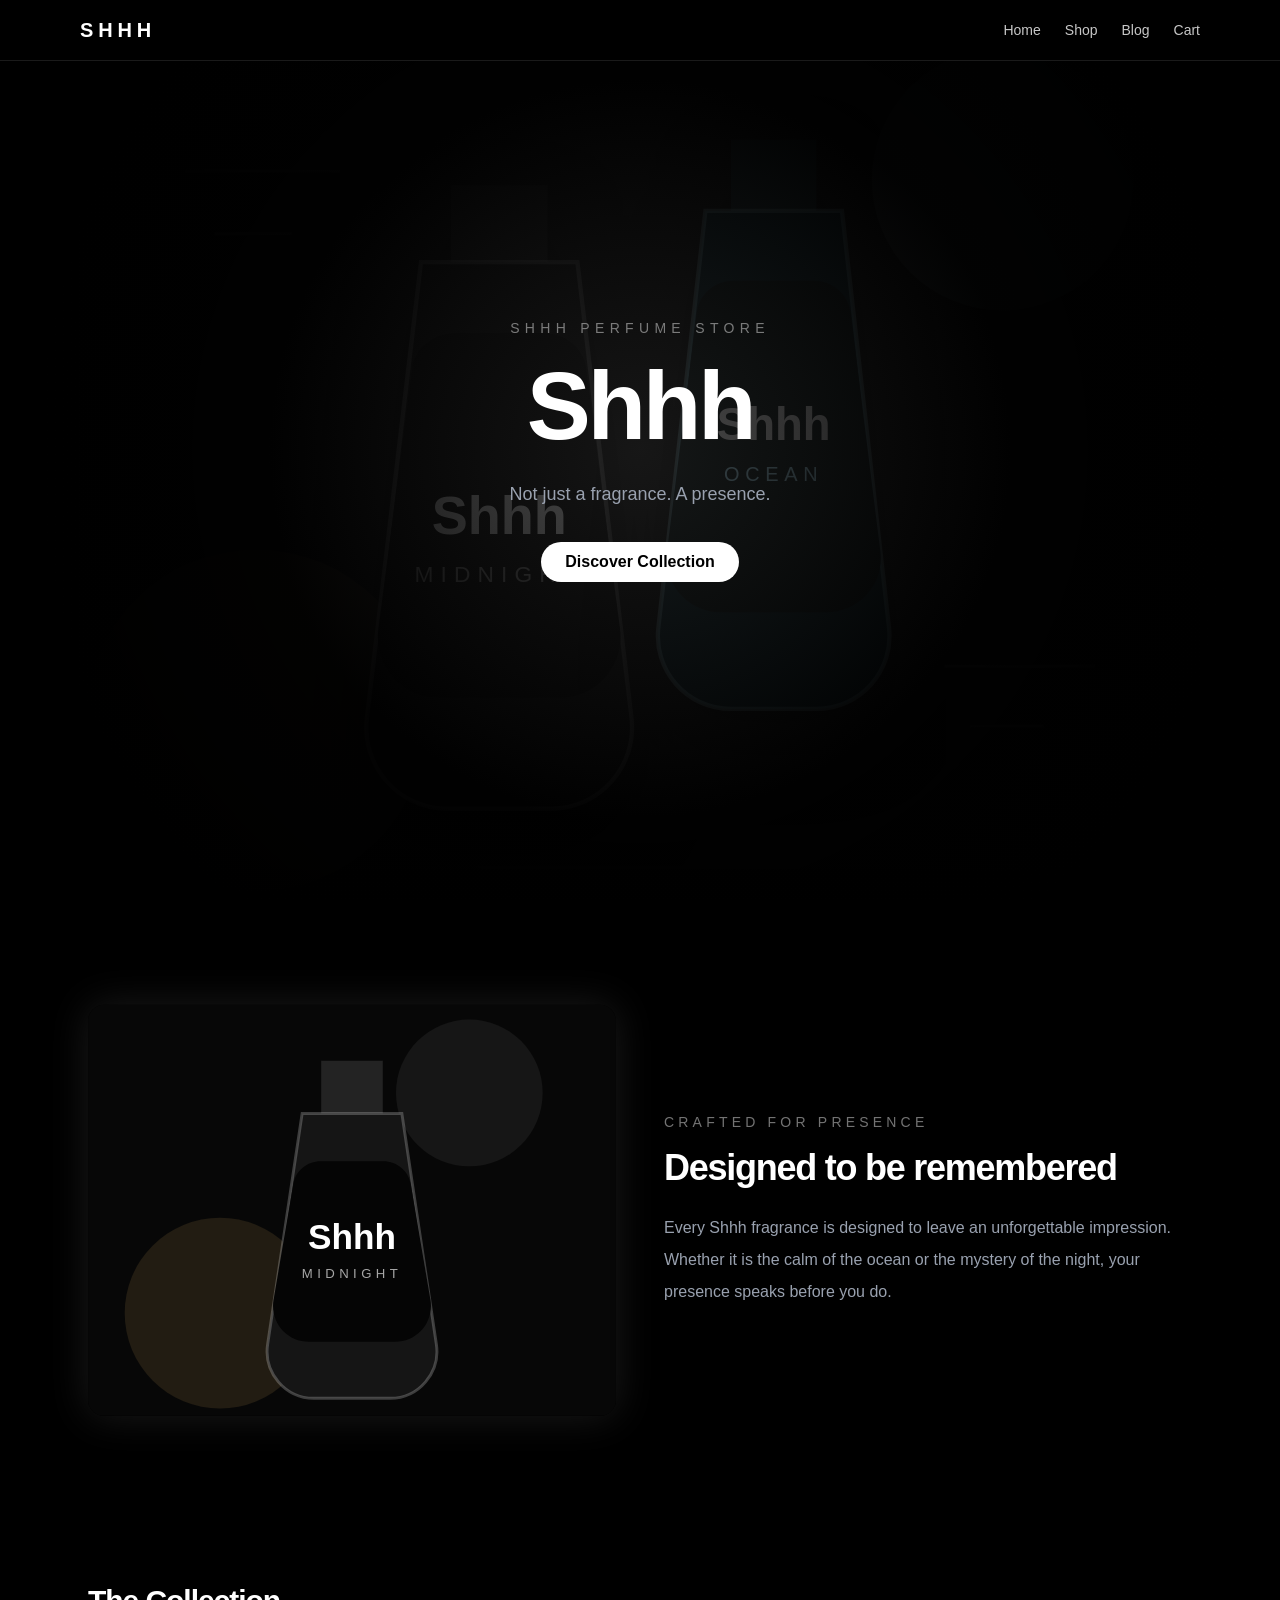
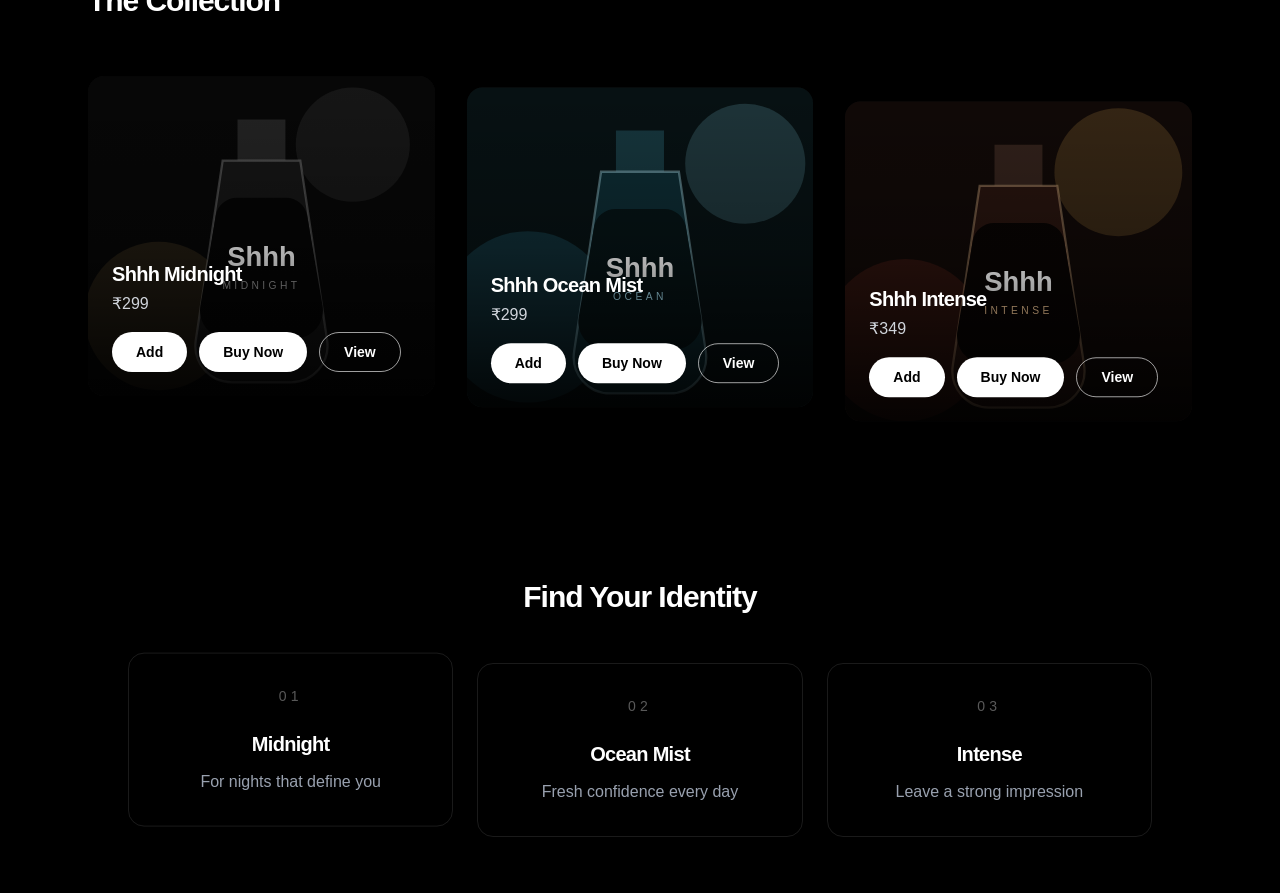
<file: index.html>
<!DOCTYPE html><!--6dighQOu814S5e0j4SQ6I--><html lang="en"><head><meta charSet="utf-8"/><meta name="viewport" content="width=device-width, initial-scale=1"/><link rel="preload" as="image" href="/images/hero.svg"/><link rel="preload" as="image" href="/images/midnight.svg"/><link rel="preload" as="image" href="/images/ocean.svg"/><link rel="preload" as="image" href="/images/intense.svg"/><link rel="stylesheet" href="/_next/static/css/0b8af8c13d97fa1b.css" data-precedence="next"/><link rel="preload" as="script" fetchPriority="low" href="/_next/static/chunks/webpack-1017649d66d1259f.js"/><script src="/_next/static/chunks/4bd1b696-c023c6e3521b1417.js" async=""></script><script src="/_next/static/chunks/255-64e783496c90356a.js" async=""></script><script src="/_next/static/chunks/main-app-46f81124d0ca1a93.js" async=""></script><script src="/_next/static/chunks/619-ba102abea3e3d0e4.js" async=""></script><script src="/_next/static/chunks/app/layout-1b11d9d84640a831.js" async=""></script><script src="/_next/static/chunks/391-425a47766f511715.js" async=""></script><script src="/_next/static/chunks/app/page-d2d564f28bd86494.js" async=""></script><title>Shhh Perfume Store</title><meta name="description" content="Premium fragrance store with static checkout links."/><script src="/_next/static/chunks/polyfills-42372ed130431b0a.js" noModule=""></script></head><body><div hidden=""><!--$--><!--/$--></div><nav class="fixed top-0 z-50 w-full border-b border-white/10 bg-black/40 backdrop-blur-md"><div class="mx-auto flex max-w-6xl items-center justify-between px-4 py-4"><a class="text-xl font-bold tracking-[0.24em]" href="/">SHHH</a><div class="flex items-center gap-6 text-sm text-white/78"><a class="relative hover:text-white" href="/">Home</a><a class="relative hover:text-white" href="/shop/">Shop</a><a class="relative hover:text-white" href="/blog/">Blog</a><a class="relative hover:text-white" href="/cart/">Cart</a></div></div></nav><main><section class="relative flex min-h-screen items-center justify-center overflow-hidden px-6 text-center"><img src="/images/hero.svg" alt="" class="absolute inset-0 h-full w-full object-cover opacity-24"/><div class="absolute inset-0 bg-[radial-gradient(circle_at_center,rgba(255,255,255,0.08)_0%,rgba(0,0,0,0.82)_48%,#000_78%)]"></div><div class="relative z-10" style="opacity:0;transform:translateY(40px)"><p class="mb-5 text-sm uppercase tracking-[0.38em] text-white/45">Shhh Perfume Store</p><h1 class="mb-6 text-6xl leading-none md:text-8xl">Shhh</h1><p class="mx-auto mb-8 max-w-xl text-lg leading-8 text-gray-400">Not just a fragrance. A presence.</p><a href="/shop" class="btn btn-primary">Discover Collection</a></div></section><section class="mx-auto grid max-w-6xl items-center gap-12 px-6 py-24 md:grid-cols-2"><img src="/images/midnight.svg" alt="Shhh Midnight perfume" class="glow rounded-2xl" style="opacity:0;transform:translateY(40px)"/><div style="opacity:0;transform:translateY(40px)"><p class="mb-4 text-sm uppercase tracking-[0.3em] text-white/45">Crafted for Presence</p><h2 class="mb-6 text-4xl">Designed to be remembered</h2><p class="leading-8 text-gray-400">Every Shhh fragrance is designed to leave an unforgettable impression. Whether it is the calm of the ocean or the mystery of the night, your presence speaks before you do.</p></div></section><section class="mx-auto max-w-6xl px-6 py-20"><h2 class="mb-12 text-3xl">The Collection</h2><div class="grid gap-8 md:grid-cols-3"><div style="opacity:0;transform:translateY(40px)"><article class="group relative min-h-80 overflow-hidden rounded-2xl bg-neutral-950"><a class="block" href="/product/shhh-midnight/"><img src="/images/midnight.svg" alt="Shhh Midnight" class="h-80 w-full object-cover transition-transform duration-500 group-hover:scale-110"/></a><div class="absolute inset-0 bg-linear-to-t from-black via-black/30 to-transparent opacity-85"></div><div class="absolute inset-x-0 bottom-0 p-6"><h2 class="text-xl">Shhh Midnight</h2><p class="mt-1 text-gray-300">₹<!-- -->299</p><div class="mt-4 flex flex-wrap gap-3"><button class="btn btn-primary px-5 py-2.5 text-sm">Add</button><button class="btn btn-primary px-5 py-2.5 text-sm">Buy Now</button><a class="btn btn-outline px-5 py-2.5 text-sm" href="/product/shhh-midnight/">View</a></div></div></article></div><div style="opacity:0;transform:translateY(40px)"><article class="group relative min-h-80 overflow-hidden rounded-2xl bg-neutral-950"><a class="block" href="/product/shhh-ocean-mist/"><img src="/images/ocean.svg" alt="Shhh Ocean Mist" class="h-80 w-full object-cover transition-transform duration-500 group-hover:scale-110"/></a><div class="absolute inset-0 bg-linear-to-t from-black via-black/30 to-transparent opacity-85"></div><div class="absolute inset-x-0 bottom-0 p-6"><h2 class="text-xl">Shhh Ocean Mist</h2><p class="mt-1 text-gray-300">₹<!-- -->299</p><div class="mt-4 flex flex-wrap gap-3"><button class="btn btn-primary px-5 py-2.5 text-sm">Add</button><button class="btn btn-primary px-5 py-2.5 text-sm">Buy Now</button><a class="btn btn-outline px-5 py-2.5 text-sm" href="/product/shhh-ocean-mist/">View</a></div></div></article></div><div style="opacity:0;transform:translateY(40px)"><article class="group relative min-h-80 overflow-hidden rounded-2xl bg-neutral-950"><a class="block" href="/product/shhh-intense/"><img src="/images/intense.svg" alt="Shhh Intense" class="h-80 w-full object-cover transition-transform duration-500 group-hover:scale-110"/></a><div class="absolute inset-0 bg-linear-to-t from-black via-black/30 to-transparent opacity-85"></div><div class="absolute inset-x-0 bottom-0 p-6"><h2 class="text-xl">Shhh Intense</h2><p class="mt-1 text-gray-300">₹<!-- -->349</p><div class="mt-4 flex flex-wrap gap-3"><button class="btn btn-primary px-5 py-2.5 text-sm">Add</button><button class="btn btn-primary px-5 py-2.5 text-sm">Buy Now</button><a class="btn btn-outline px-5 py-2.5 text-sm" href="/product/shhh-intense/">View</a></div></div></article></div></div></section><section class="px-6 py-24 text-center"><h2 class="mb-6 text-3xl" style="opacity:0;transform:translateY(40px)">Find Your Identity</h2><div class="mx-auto grid max-w-5xl gap-6 md:grid-cols-3"><div class="rounded-2xl border border-white/10 p-8" style="opacity:0;transform:translateY(40px)"><p class="mb-6 text-sm tracking-[0.3em] text-white/35">01</p><h3 class="mb-3 text-xl">Midnight</h3><p class="text-gray-400">For nights that define you</p></div><div class="rounded-2xl border border-white/10 p-8" style="opacity:0;transform:translateY(40px)"><p class="mb-6 text-sm tracking-[0.3em] text-white/35">02</p><h3 class="mb-3 text-xl">Ocean Mist</h3><p class="text-gray-400">Fresh confidence every day</p></div><div class="rounded-2xl border border-white/10 p-8" style="opacity:0;transform:translateY(40px)"><p class="mb-6 text-sm tracking-[0.3em] text-white/35">03</p><h3 class="mb-3 text-xl">Intense</h3><p class="text-gray-400">Leave a strong impression</p></div></div></section></main><!--$--><!--/$--><script src="/_next/static/chunks/webpack-1017649d66d1259f.js" id="_R_" async=""></script><script>(self.__next_f=self.__next_f||[]).push([0])</script><script>self.__next_f.push([1,"1:\"$Sreact.fragment\"\n2:I[3464,[\"619\",\"static/chunks/619-ba102abea3e3d0e4.js\",\"177\",\"static/chunks/app/layout-1b11d9d84640a831.js\"],\"default\"]\n3:I[9766,[],\"\"]\n4:I[8924,[],\"\"]\n5:I[1602,[\"619\",\"static/chunks/619-ba102abea3e3d0e4.js\",\"391\",\"static/chunks/391-425a47766f511715.js\",\"974\",\"static/chunks/app/page-d2d564f28bd86494.js\"],\"default\"]\n6:I[3229,[\"619\",\"static/chunks/619-ba102abea3e3d0e4.js\",\"391\",\"static/chunks/391-425a47766f511715.js\",\"974\",\"static/chunks/app/page-d2d564f28bd86494.js\"],\"default\"]\n7:I[8671,[\"619\",\"static/chunks/619-ba102abea3e3d0e4.js\",\"391\",\"static/chunks/391-425a47766f511715.js\",\"974\",\"static/chunks/app/page-d2d564f28bd86494.js\"],\"default\"]\n8:I[7176,[\"619\",\"static/chunks/619-ba102abea3e3d0e4.js\",\"391\",\"static/chunks/391-425a47766f511715.js\",\"974\",\"static/chunks/app/page-d2d564f28bd86494.js\"],\"default\"]\n9:I[4431,[],\"OutletBoundary\"]\nb:I[5278,[],\"AsyncMetadataOutlet\"]\nd:I[4431,[],\"ViewportBoundary\"]\nf:I[4431,[],\"MetadataBoundary\"]\n10:\"$Sreact.suspense\"\n12:I[7150,[],\"\"]\n:HL[\"/_next/static/css/0b8af8c13d97fa1b.css\",\"style\"]\n"])</script><script>self.__next_f.push([1,"0:{\"P\":null,\"b\":\"6dighQOu814S5e0j4SQ6I\",\"p\":\"\",\"c\":[\"\",\"\"],\"i\":false,\"f\":[[[\"\",{\"children\":[\"__PAGE__\",{}]},\"$undefined\",\"$undefined\",true],[\"\",[\"$\",\"$1\",\"c\",{\"children\":[[[\"$\",\"link\",\"0\",{\"rel\":\"stylesheet\",\"href\":\"/_next/static/css/0b8af8c13d97fa1b.css\",\"precedence\":\"next\",\"crossOrigin\":\"$undefined\",\"nonce\":\"$undefined\"}]],[\"$\",\"html\",null,{\"lang\":\"en\",\"children\":[\"$\",\"body\",null,{\"children\":[[\"$\",\"$L2\",null,{}],[\"$\",\"$L3\",null,{\"parallelRouterKey\":\"children\",\"error\":\"$undefined\",\"errorStyles\":\"$undefined\",\"errorScripts\":\"$undefined\",\"template\":[\"$\",\"$L4\",null,{}],\"templateStyles\":\"$undefined\",\"templateScripts\":\"$undefined\",\"notFound\":[[[\"$\",\"title\",null,{\"children\":\"404: This page could not be found.\"}],[\"$\",\"div\",null,{\"style\":{\"fontFamily\":\"system-ui,\\\"Segoe UI\\\",Roboto,Helvetica,Arial,sans-serif,\\\"Apple Color Emoji\\\",\\\"Segoe UI Emoji\\\"\",\"height\":\"100vh\",\"textAlign\":\"center\",\"display\":\"flex\",\"flexDirection\":\"column\",\"alignItems\":\"center\",\"justifyContent\":\"center\"},\"children\":[\"$\",\"div\",null,{\"children\":[[\"$\",\"style\",null,{\"dangerouslySetInnerHTML\":{\"__html\":\"body{color:#000;background:#fff;margin:0}.next-error-h1{border-right:1px solid rgba(0,0,0,.3)}@media (prefers-color-scheme:dark){body{color:#fff;background:#000}.next-error-h1{border-right:1px solid rgba(255,255,255,.3)}}\"}}],[\"$\",\"h1\",null,{\"className\":\"next-error-h1\",\"style\":{\"display\":\"inline-block\",\"margin\":\"0 20px 0 0\",\"padding\":\"0 23px 0 0\",\"fontSize\":24,\"fontWeight\":500,\"verticalAlign\":\"top\",\"lineHeight\":\"49px\"},\"children\":404}],[\"$\",\"div\",null,{\"style\":{\"display\":\"inline-block\"},\"children\":[\"$\",\"h2\",null,{\"style\":{\"fontSize\":14,\"fontWeight\":400,\"lineHeight\":\"49px\",\"margin\":0},\"children\":\"This page could not be found.\"}]}]]}]}]],[]],\"forbidden\":\"$undefined\",\"unauthorized\":\"$undefined\"}]]}]}]]}],{\"children\":[\"__PAGE__\",[\"$\",\"$1\",\"c\",{\"children\":[[\"$\",\"main\",null,{\"children\":[[\"$\",\"$L5\",null,{}],[\"$\",\"$L6\",null,{}],[\"$\",\"$L7\",null,{}],[\"$\",\"$L8\",null,{}]]}],null,[\"$\",\"$L9\",null,{\"children\":[\"$La\",[\"$\",\"$Lb\",null,{\"promise\":\"$@c\"}]]}]]}],{},null,false]},null,false],[\"$\",\"$1\",\"h\",{\"children\":[null,[[\"$\",\"$Ld\",null,{\"children\":\"$Le\"}],null],[\"$\",\"$Lf\",null,{\"children\":[\"$\",\"div\",null,{\"hidden\":true,\"children\":[\"$\",\"$10\",null,{\"fallback\":null,\"children\":\"$L11\"}]}]}]]}],false]],\"m\":\"$undefined\",\"G\":[\"$12\",[]],\"s\":false,\"S\":true}\n"])</script><script>self.__next_f.push([1,"e:[[\"$\",\"meta\",\"0\",{\"charSet\":\"utf-8\"}],[\"$\",\"meta\",\"1\",{\"name\":\"viewport\",\"content\":\"width=device-width, initial-scale=1\"}]]\na:null\n"])</script><script>self.__next_f.push([1,"c:{\"metadata\":[[\"$\",\"title\",\"0\",{\"children\":\"Shhh Perfume Store\"}],[\"$\",\"meta\",\"1\",{\"name\":\"description\",\"content\":\"Premium fragrance store with static checkout links.\"}]],\"error\":null,\"digest\":\"$undefined\"}\n"])</script><script>self.__next_f.push([1,"11:\"$c:metadata\"\n"])</script></body></html>
</file>
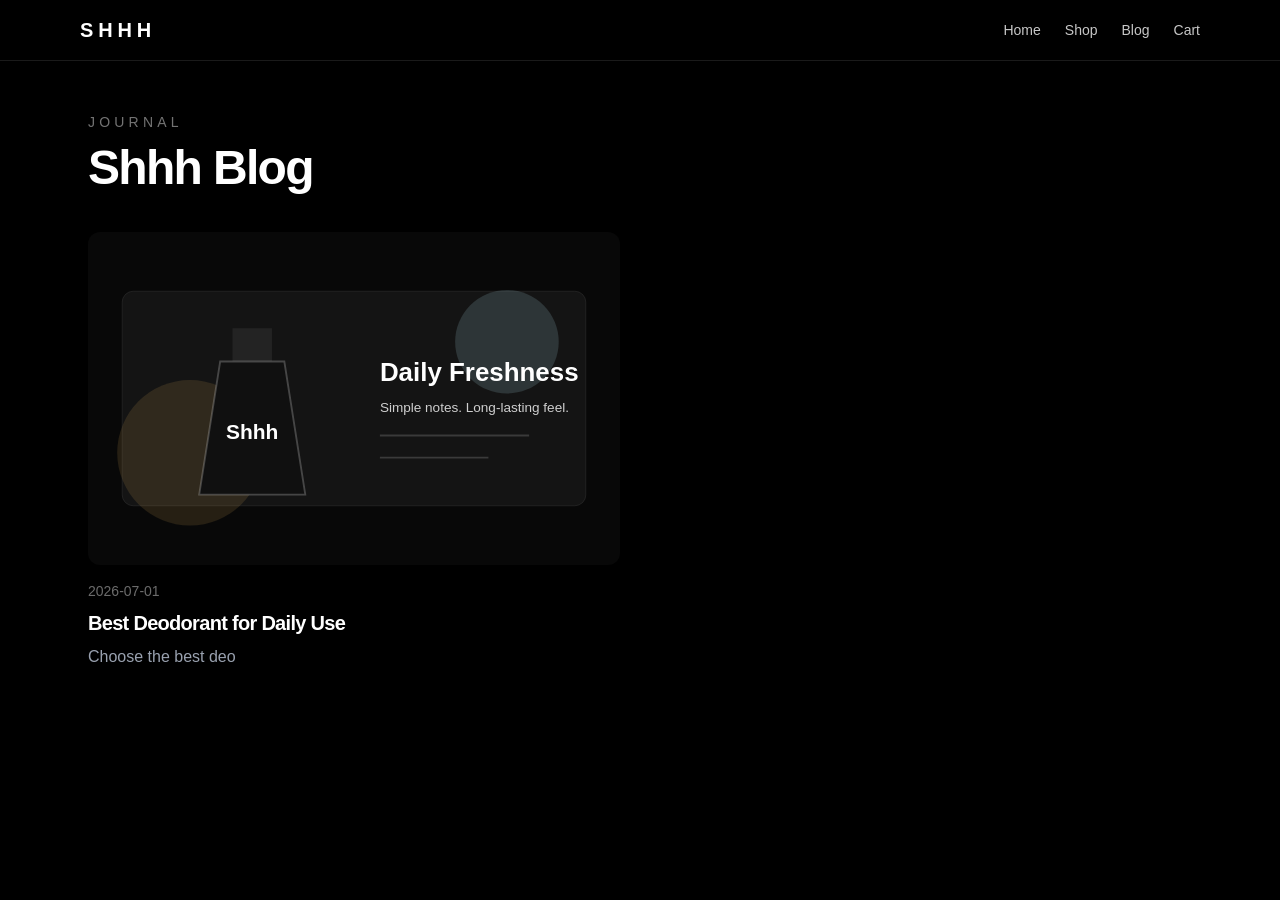
<file: blog/index.html>
<!DOCTYPE html><!--6dighQOu814S5e0j4SQ6I--><html lang="en"><head><meta charSet="utf-8"/><meta name="viewport" content="width=device-width, initial-scale=1"/><link rel="preload" as="image" href="/images/blog.svg"/><link rel="stylesheet" href="/_next/static/css/0b8af8c13d97fa1b.css" data-precedence="next"/><link rel="preload" as="script" fetchPriority="low" href="/_next/static/chunks/webpack-1017649d66d1259f.js"/><script src="/_next/static/chunks/4bd1b696-c023c6e3521b1417.js" async=""></script><script src="/_next/static/chunks/255-64e783496c90356a.js" async=""></script><script src="/_next/static/chunks/main-app-46f81124d0ca1a93.js" async=""></script><script src="/_next/static/chunks/619-ba102abea3e3d0e4.js" async=""></script><script src="/_next/static/chunks/app/layout-1b11d9d84640a831.js" async=""></script><script src="/_next/static/chunks/app/blog/page-8b8307ff592a0122.js" async=""></script><title>Shhh Perfume Store</title><meta name="description" content="Premium fragrance store with static checkout links."/><script src="/_next/static/chunks/polyfills-42372ed130431b0a.js" noModule=""></script></head><body><div hidden=""><!--$--><!--/$--></div><nav class="fixed top-0 z-50 w-full border-b border-white/10 bg-black/40 backdrop-blur-md"><div class="mx-auto flex max-w-6xl items-center justify-between px-4 py-4"><a class="text-xl font-bold tracking-[0.24em]" href="/">SHHH</a><div class="flex items-center gap-6 text-sm text-white/78"><a class="relative hover:text-white" href="/">Home</a><a class="relative hover:text-white" href="/shop/">Shop</a><a class="relative hover:text-white" href="/blog/">Blog</a><a class="relative hover:text-white" href="/cart/">Cart</a></div></div></nav><main class="mx-auto max-w-6xl px-6 pb-16 pt-28"><div class="mb-10"><p class="text-sm uppercase tracking-[0.3em] text-white/45">Journal</p><h1 class="mt-3 text-5xl">Shhh Blog</h1></div><div class="grid gap-10 md:grid-cols-2"><a class="group block" href="/blog/best-deo/"><img src="/images/blog.svg" alt="Best Deodorant for Daily Use" class="mb-4 aspect-16/10 w-full rounded-xl object-cover transition duration-300 group-hover:opacity-80"/><p class="mb-2 text-sm text-white/42">2026-07-01</p><h2 class="mb-2 text-xl">Best Deodorant for Daily Use</h2><p class="text-gray-400">Choose the best deo</p></a></div></main><!--$--><!--/$--><script src="/_next/static/chunks/webpack-1017649d66d1259f.js" id="_R_" async=""></script><script>(self.__next_f=self.__next_f||[]).push([0])</script><script>self.__next_f.push([1,"1:\"$Sreact.fragment\"\n2:I[3464,[\"619\",\"static/chunks/619-ba102abea3e3d0e4.js\",\"177\",\"static/chunks/app/layout-1b11d9d84640a831.js\"],\"default\"]\n3:I[9766,[],\"\"]\n4:I[8924,[],\"\"]\n5:I[2619,[\"619\",\"static/chunks/619-ba102abea3e3d0e4.js\",\"831\",\"static/chunks/app/blog/page-8b8307ff592a0122.js\"],\"\"]\n6:I[4431,[],\"OutletBoundary\"]\n8:I[5278,[],\"AsyncMetadataOutlet\"]\na:I[4431,[],\"ViewportBoundary\"]\nc:I[4431,[],\"MetadataBoundary\"]\nd:\"$Sreact.suspense\"\nf:I[7150,[],\"\"]\n:HL[\"/_next/static/css/0b8af8c13d97fa1b.css\",\"style\"]\n"])</script><script>self.__next_f.push([1,"0:{\"P\":null,\"b\":\"6dighQOu814S5e0j4SQ6I\",\"p\":\"\",\"c\":[\"\",\"blog\",\"\"],\"i\":false,\"f\":[[[\"\",{\"children\":[\"blog\",{\"children\":[\"__PAGE__\",{}]}]},\"$undefined\",\"$undefined\",true],[\"\",[\"$\",\"$1\",\"c\",{\"children\":[[[\"$\",\"link\",\"0\",{\"rel\":\"stylesheet\",\"href\":\"/_next/static/css/0b8af8c13d97fa1b.css\",\"precedence\":\"next\",\"crossOrigin\":\"$undefined\",\"nonce\":\"$undefined\"}]],[\"$\",\"html\",null,{\"lang\":\"en\",\"children\":[\"$\",\"body\",null,{\"children\":[[\"$\",\"$L2\",null,{}],[\"$\",\"$L3\",null,{\"parallelRouterKey\":\"children\",\"error\":\"$undefined\",\"errorStyles\":\"$undefined\",\"errorScripts\":\"$undefined\",\"template\":[\"$\",\"$L4\",null,{}],\"templateStyles\":\"$undefined\",\"templateScripts\":\"$undefined\",\"notFound\":[[[\"$\",\"title\",null,{\"children\":\"404: This page could not be found.\"}],[\"$\",\"div\",null,{\"style\":{\"fontFamily\":\"system-ui,\\\"Segoe UI\\\",Roboto,Helvetica,Arial,sans-serif,\\\"Apple Color Emoji\\\",\\\"Segoe UI Emoji\\\"\",\"height\":\"100vh\",\"textAlign\":\"center\",\"display\":\"flex\",\"flexDirection\":\"column\",\"alignItems\":\"center\",\"justifyContent\":\"center\"},\"children\":[\"$\",\"div\",null,{\"children\":[[\"$\",\"style\",null,{\"dangerouslySetInnerHTML\":{\"__html\":\"body{color:#000;background:#fff;margin:0}.next-error-h1{border-right:1px solid rgba(0,0,0,.3)}@media (prefers-color-scheme:dark){body{color:#fff;background:#000}.next-error-h1{border-right:1px solid rgba(255,255,255,.3)}}\"}}],[\"$\",\"h1\",null,{\"className\":\"next-error-h1\",\"style\":{\"display\":\"inline-block\",\"margin\":\"0 20px 0 0\",\"padding\":\"0 23px 0 0\",\"fontSize\":24,\"fontWeight\":500,\"verticalAlign\":\"top\",\"lineHeight\":\"49px\"},\"children\":404}],[\"$\",\"div\",null,{\"style\":{\"display\":\"inline-block\"},\"children\":[\"$\",\"h2\",null,{\"style\":{\"fontSize\":14,\"fontWeight\":400,\"lineHeight\":\"49px\",\"margin\":0},\"children\":\"This page could not be found.\"}]}]]}]}]],[]],\"forbidden\":\"$undefined\",\"unauthorized\":\"$undefined\"}]]}]}]]}],{\"children\":[\"blog\",[\"$\",\"$1\",\"c\",{\"children\":[null,[\"$\",\"$L3\",null,{\"parallelRouterKey\":\"children\",\"error\":\"$undefined\",\"errorStyles\":\"$undefined\",\"errorScripts\":\"$undefined\",\"template\":[\"$\",\"$L4\",null,{}],\"templateStyles\":\"$undefined\",\"templateScripts\":\"$undefined\",\"notFound\":\"$undefined\",\"forbidden\":\"$undefined\",\"unauthorized\":\"$undefined\"}]]}],{\"children\":[\"__PAGE__\",[\"$\",\"$1\",\"c\",{\"children\":[[\"$\",\"main\",null,{\"className\":\"mx-auto max-w-6xl px-6 pb-16 pt-28\",\"children\":[[\"$\",\"div\",null,{\"className\":\"mb-10\",\"children\":[[\"$\",\"p\",null,{\"className\":\"text-sm uppercase tracking-[0.3em] text-white/45\",\"children\":\"Journal\"}],[\"$\",\"h1\",null,{\"className\":\"mt-3 text-5xl\",\"children\":\"Shhh Blog\"}]]}],[\"$\",\"div\",null,{\"className\":\"grid gap-10 md:grid-cols-2\",\"children\":[[\"$\",\"$L5\",\"best-deo\",{\"href\":\"/blog/best-deo\",\"className\":\"group block\",\"children\":[[\"$\",\"img\",null,{\"src\":\"/images/blog.svg\",\"alt\":\"Best Deodorant for Daily Use\",\"className\":\"mb-4 aspect-16/10 w-full rounded-xl object-cover transition duration-300 group-hover:opacity-80\"}],[\"$\",\"p\",null,{\"className\":\"mb-2 text-sm text-white/42\",\"children\":\"2026-07-01\"}],[\"$\",\"h2\",null,{\"className\":\"mb-2 text-xl\",\"children\":\"Best Deodorant for Daily Use\"}],[\"$\",\"p\",null,{\"className\":\"text-gray-400\",\"children\":\"Choose the best deo\"}]]}]]}]]}],null,[\"$\",\"$L6\",null,{\"children\":[\"$L7\",[\"$\",\"$L8\",null,{\"promise\":\"$@9\"}]]}]]}],{},null,false]},null,false]},null,false],[\"$\",\"$1\",\"h\",{\"children\":[null,[[\"$\",\"$La\",null,{\"children\":\"$Lb\"}],null],[\"$\",\"$Lc\",null,{\"children\":[\"$\",\"div\",null,{\"hidden\":true,\"children\":[\"$\",\"$d\",null,{\"fallback\":null,\"children\":\"$Le\"}]}]}]]}],false]],\"m\":\"$undefined\",\"G\":[\"$f\",[]],\"s\":false,\"S\":true}\n"])</script><script>self.__next_f.push([1,"b:[[\"$\",\"meta\",\"0\",{\"charSet\":\"utf-8\"}],[\"$\",\"meta\",\"1\",{\"name\":\"viewport\",\"content\":\"width=device-width, initial-scale=1\"}]]\n7:null\n"])</script><script>self.__next_f.push([1,"9:{\"metadata\":[[\"$\",\"title\",\"0\",{\"children\":\"Shhh Perfume Store\"}],[\"$\",\"meta\",\"1\",{\"name\":\"description\",\"content\":\"Premium fragrance store with static checkout links.\"}]],\"error\":null,\"digest\":\"$undefined\"}\n"])</script><script>self.__next_f.push([1,"e:\"$9:metadata\"\n"])</script></body></html>
</file>
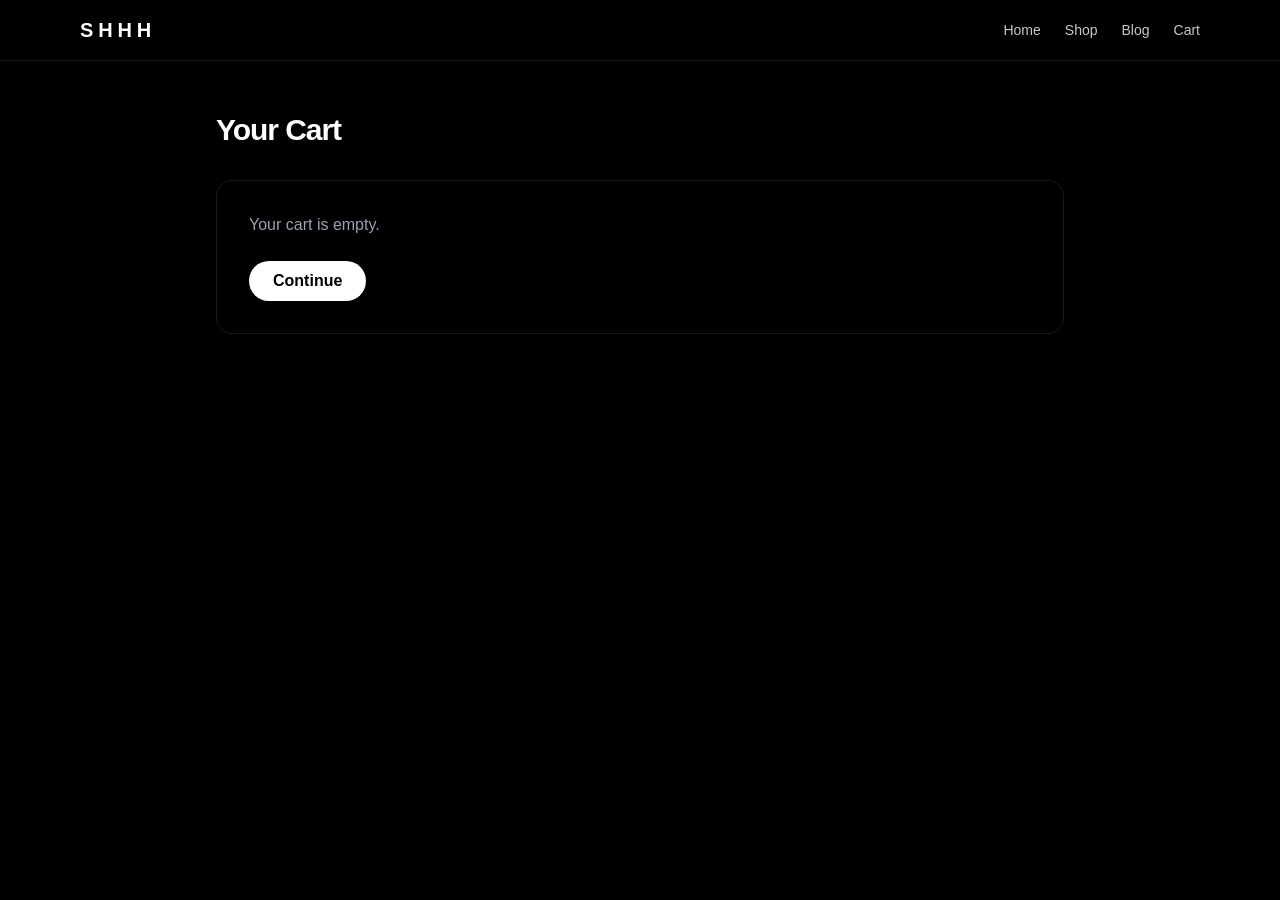
<file: cart/index.html>
<!DOCTYPE html><!--6dighQOu814S5e0j4SQ6I--><html lang="en"><head><meta charSet="utf-8"/><meta name="viewport" content="width=device-width, initial-scale=1"/><link rel="stylesheet" href="/_next/static/css/0b8af8c13d97fa1b.css" data-precedence="next"/><link rel="preload" as="script" fetchPriority="low" href="/_next/static/chunks/webpack-1017649d66d1259f.js"/><script src="/_next/static/chunks/4bd1b696-c023c6e3521b1417.js" async=""></script><script src="/_next/static/chunks/255-64e783496c90356a.js" async=""></script><script src="/_next/static/chunks/main-app-46f81124d0ca1a93.js" async=""></script><script src="/_next/static/chunks/619-ba102abea3e3d0e4.js" async=""></script><script src="/_next/static/chunks/app/layout-1b11d9d84640a831.js" async=""></script><script src="/_next/static/chunks/app/cart/page-6d555f16f60c45b5.js" async=""></script><title>Shhh Perfume Store</title><meta name="description" content="Premium fragrance store with static checkout links."/><script src="/_next/static/chunks/polyfills-42372ed130431b0a.js" noModule=""></script></head><body><div hidden=""><!--$--><!--/$--></div><nav class="fixed top-0 z-50 w-full border-b border-white/10 bg-black/40 backdrop-blur-md"><div class="mx-auto flex max-w-6xl items-center justify-between px-4 py-4"><a class="text-xl font-bold tracking-[0.24em]" href="/">SHHH</a><div class="flex items-center gap-6 text-sm text-white/78"><a class="relative hover:text-white" href="/">Home</a><a class="relative hover:text-white" href="/shop/">Shop</a><a class="relative hover:text-white" href="/blog/">Blog</a><a class="relative hover:text-white" href="/cart/">Cart</a></div></div></nav><main class="mx-auto max-w-4xl px-6 pb-16 pt-28"><h1 class="mb-8 text-3xl">Your Cart</h1><div class="rounded-2xl border border-white/10 p-8"><p class="text-gray-400">Your cart is empty.</p><a href="/shop" class="btn btn-primary mt-6">Continue</a></div></main><!--$--><!--/$--><script src="/_next/static/chunks/webpack-1017649d66d1259f.js" id="_R_" async=""></script><script>(self.__next_f=self.__next_f||[]).push([0])</script><script>self.__next_f.push([1,"1:\"$Sreact.fragment\"\n2:I[3464,[\"619\",\"static/chunks/619-ba102abea3e3d0e4.js\",\"177\",\"static/chunks/app/layout-1b11d9d84640a831.js\"],\"default\"]\n3:I[9766,[],\"\"]\n4:I[8924,[],\"\"]\n5:I[1959,[],\"ClientPageRoot\"]\n6:I[9837,[\"5\",\"static/chunks/app/cart/page-6d555f16f60c45b5.js\"],\"default\"]\n9:I[4431,[],\"OutletBoundary\"]\nb:I[5278,[],\"AsyncMetadataOutlet\"]\nd:I[4431,[],\"ViewportBoundary\"]\nf:I[4431,[],\"MetadataBoundary\"]\n10:\"$Sreact.suspense\"\n12:I[7150,[],\"\"]\n:HL[\"/_next/static/css/0b8af8c13d97fa1b.css\",\"style\"]\n"])</script><script>self.__next_f.push([1,"0:{\"P\":null,\"b\":\"6dighQOu814S5e0j4SQ6I\",\"p\":\"\",\"c\":[\"\",\"cart\",\"\"],\"i\":false,\"f\":[[[\"\",{\"children\":[\"cart\",{\"children\":[\"__PAGE__\",{}]}]},\"$undefined\",\"$undefined\",true],[\"\",[\"$\",\"$1\",\"c\",{\"children\":[[[\"$\",\"link\",\"0\",{\"rel\":\"stylesheet\",\"href\":\"/_next/static/css/0b8af8c13d97fa1b.css\",\"precedence\":\"next\",\"crossOrigin\":\"$undefined\",\"nonce\":\"$undefined\"}]],[\"$\",\"html\",null,{\"lang\":\"en\",\"children\":[\"$\",\"body\",null,{\"children\":[[\"$\",\"$L2\",null,{}],[\"$\",\"$L3\",null,{\"parallelRouterKey\":\"children\",\"error\":\"$undefined\",\"errorStyles\":\"$undefined\",\"errorScripts\":\"$undefined\",\"template\":[\"$\",\"$L4\",null,{}],\"templateStyles\":\"$undefined\",\"templateScripts\":\"$undefined\",\"notFound\":[[[\"$\",\"title\",null,{\"children\":\"404: This page could not be found.\"}],[\"$\",\"div\",null,{\"style\":{\"fontFamily\":\"system-ui,\\\"Segoe UI\\\",Roboto,Helvetica,Arial,sans-serif,\\\"Apple Color Emoji\\\",\\\"Segoe UI Emoji\\\"\",\"height\":\"100vh\",\"textAlign\":\"center\",\"display\":\"flex\",\"flexDirection\":\"column\",\"alignItems\":\"center\",\"justifyContent\":\"center\"},\"children\":[\"$\",\"div\",null,{\"children\":[[\"$\",\"style\",null,{\"dangerouslySetInnerHTML\":{\"__html\":\"body{color:#000;background:#fff;margin:0}.next-error-h1{border-right:1px solid rgba(0,0,0,.3)}@media (prefers-color-scheme:dark){body{color:#fff;background:#000}.next-error-h1{border-right:1px solid rgba(255,255,255,.3)}}\"}}],[\"$\",\"h1\",null,{\"className\":\"next-error-h1\",\"style\":{\"display\":\"inline-block\",\"margin\":\"0 20px 0 0\",\"padding\":\"0 23px 0 0\",\"fontSize\":24,\"fontWeight\":500,\"verticalAlign\":\"top\",\"lineHeight\":\"49px\"},\"children\":404}],[\"$\",\"div\",null,{\"style\":{\"display\":\"inline-block\"},\"children\":[\"$\",\"h2\",null,{\"style\":{\"fontSize\":14,\"fontWeight\":400,\"lineHeight\":\"49px\",\"margin\":0},\"children\":\"This page could not be found.\"}]}]]}]}]],[]],\"forbidden\":\"$undefined\",\"unauthorized\":\"$undefined\"}]]}]}]]}],{\"children\":[\"cart\",[\"$\",\"$1\",\"c\",{\"children\":[null,[\"$\",\"$L3\",null,{\"parallelRouterKey\":\"children\",\"error\":\"$undefined\",\"errorStyles\":\"$undefined\",\"errorScripts\":\"$undefined\",\"template\":[\"$\",\"$L4\",null,{}],\"templateStyles\":\"$undefined\",\"templateScripts\":\"$undefined\",\"notFound\":\"$undefined\",\"forbidden\":\"$undefined\",\"unauthorized\":\"$undefined\"}]]}],{\"children\":[\"__PAGE__\",[\"$\",\"$1\",\"c\",{\"children\":[[\"$\",\"$L5\",null,{\"Component\":\"$6\",\"searchParams\":{},\"params\":{},\"promises\":[\"$@7\",\"$@8\"]}],null,[\"$\",\"$L9\",null,{\"children\":[\"$La\",[\"$\",\"$Lb\",null,{\"promise\":\"$@c\"}]]}]]}],{},null,false]},null,false]},null,false],[\"$\",\"$1\",\"h\",{\"children\":[null,[[\"$\",\"$Ld\",null,{\"children\":\"$Le\"}],null],[\"$\",\"$Lf\",null,{\"children\":[\"$\",\"div\",null,{\"hidden\":true,\"children\":[\"$\",\"$10\",null,{\"fallback\":null,\"children\":\"$L11\"}]}]}]]}],false]],\"m\":\"$undefined\",\"G\":[\"$12\",[]],\"s\":false,\"S\":true}\n"])</script><script>self.__next_f.push([1,"7:{}\n8:\"$0:f:0:1:2:children:2:children:1:props:children:0:props:params\"\n"])</script><script>self.__next_f.push([1,"e:[[\"$\",\"meta\",\"0\",{\"charSet\":\"utf-8\"}],[\"$\",\"meta\",\"1\",{\"name\":\"viewport\",\"content\":\"width=device-width, initial-scale=1\"}]]\na:null\n"])</script><script>self.__next_f.push([1,"c:{\"metadata\":[[\"$\",\"title\",\"0\",{\"children\":\"Shhh Perfume Store\"}],[\"$\",\"meta\",\"1\",{\"name\":\"description\",\"content\":\"Premium fragrance store with static checkout links.\"}]],\"error\":null,\"digest\":\"$undefined\"}\n"])</script><script>self.__next_f.push([1,"11:\"$c:metadata\"\n"])</script></body></html>
</file>
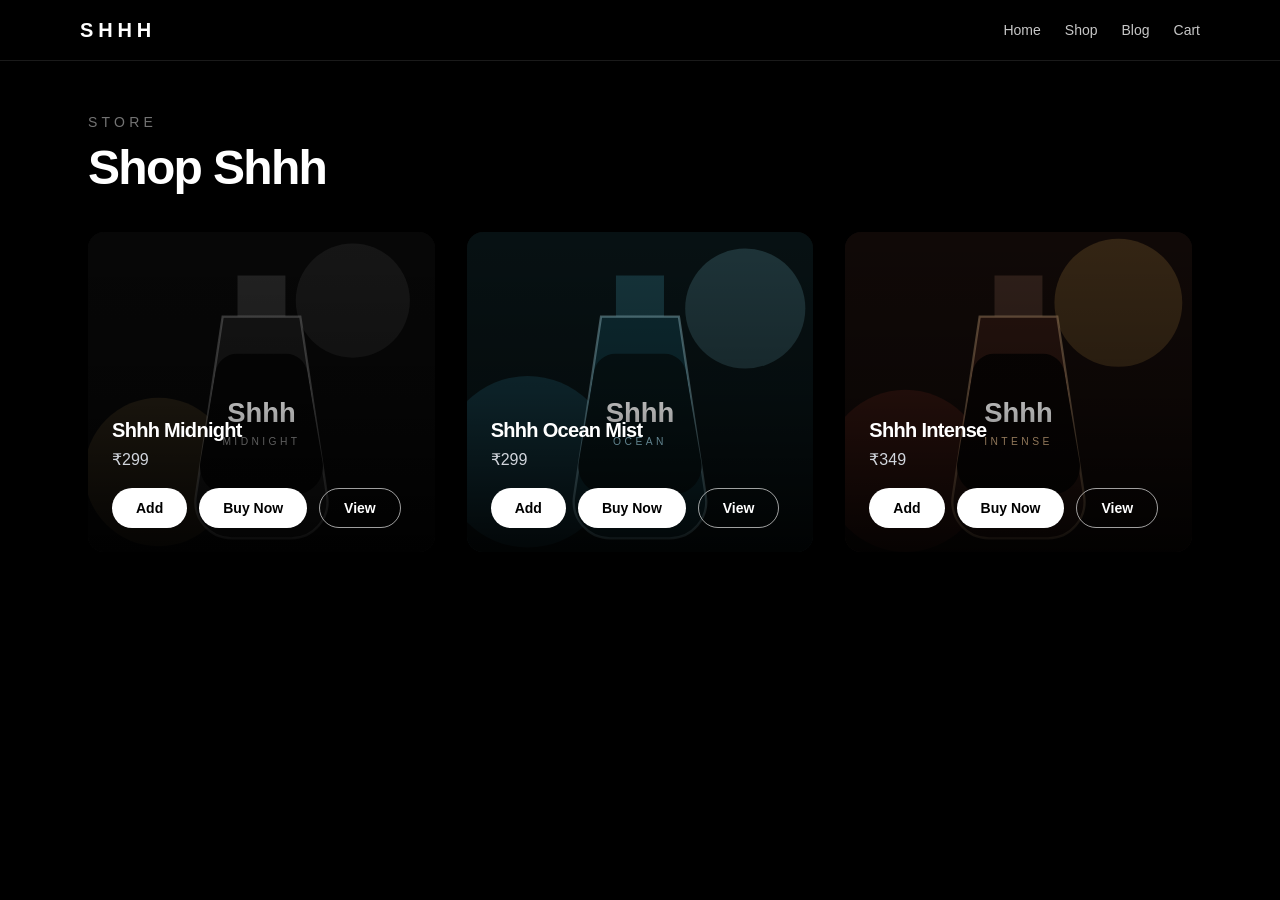
<file: shop/index.html>
<!DOCTYPE html><!--6dighQOu814S5e0j4SQ6I--><html lang="en"><head><meta charSet="utf-8"/><meta name="viewport" content="width=device-width, initial-scale=1"/><link rel="preload" as="image" href="/images/midnight.svg"/><link rel="preload" as="image" href="/images/ocean.svg"/><link rel="preload" as="image" href="/images/intense.svg"/><link rel="stylesheet" href="/_next/static/css/0b8af8c13d97fa1b.css" data-precedence="next"/><link rel="preload" as="script" fetchPriority="low" href="/_next/static/chunks/webpack-1017649d66d1259f.js"/><script src="/_next/static/chunks/4bd1b696-c023c6e3521b1417.js" async=""></script><script src="/_next/static/chunks/255-64e783496c90356a.js" async=""></script><script src="/_next/static/chunks/main-app-46f81124d0ca1a93.js" async=""></script><script src="/_next/static/chunks/619-ba102abea3e3d0e4.js" async=""></script><script src="/_next/static/chunks/app/layout-1b11d9d84640a831.js" async=""></script><script src="/_next/static/chunks/app/shop/page-e6e0aecdf4a8b6a4.js" async=""></script><title>Shhh Perfume Store</title><meta name="description" content="Premium fragrance store with static checkout links."/><script src="/_next/static/chunks/polyfills-42372ed130431b0a.js" noModule=""></script></head><body><div hidden=""><!--$--><!--/$--></div><nav class="fixed top-0 z-50 w-full border-b border-white/10 bg-black/40 backdrop-blur-md"><div class="mx-auto flex max-w-6xl items-center justify-between px-4 py-4"><a class="text-xl font-bold tracking-[0.24em]" href="/">SHHH</a><div class="flex items-center gap-6 text-sm text-white/78"><a class="relative hover:text-white" href="/">Home</a><a class="relative hover:text-white" href="/shop/">Shop</a><a class="relative hover:text-white" href="/blog/">Blog</a><a class="relative hover:text-white" href="/cart/">Cart</a></div></div></nav><main class="mx-auto max-w-6xl px-6 pb-16 pt-28"><div class="mb-10"><p class="text-sm uppercase tracking-[0.3em] text-white/45">Store</p><h1 class="mt-3 text-5xl">Shop Shhh</h1></div><div class="grid gap-8 md:grid-cols-3"><article class="group relative min-h-80 overflow-hidden rounded-2xl bg-neutral-950"><a class="block" href="/product/shhh-midnight/"><img src="/images/midnight.svg" alt="Shhh Midnight" class="h-80 w-full object-cover transition-transform duration-500 group-hover:scale-110"/></a><div class="absolute inset-0 bg-linear-to-t from-black via-black/30 to-transparent opacity-85"></div><div class="absolute inset-x-0 bottom-0 p-6"><h2 class="text-xl">Shhh Midnight</h2><p class="mt-1 text-gray-300">₹<!-- -->299</p><div class="mt-4 flex flex-wrap gap-3"><button class="btn btn-primary px-5 py-2.5 text-sm">Add</button><button class="btn btn-primary px-5 py-2.5 text-sm">Buy Now</button><a class="btn btn-outline px-5 py-2.5 text-sm" href="/product/shhh-midnight/">View</a></div></div></article><article class="group relative min-h-80 overflow-hidden rounded-2xl bg-neutral-950"><a class="block" href="/product/shhh-ocean-mist/"><img src="/images/ocean.svg" alt="Shhh Ocean Mist" class="h-80 w-full object-cover transition-transform duration-500 group-hover:scale-110"/></a><div class="absolute inset-0 bg-linear-to-t from-black via-black/30 to-transparent opacity-85"></div><div class="absolute inset-x-0 bottom-0 p-6"><h2 class="text-xl">Shhh Ocean Mist</h2><p class="mt-1 text-gray-300">₹<!-- -->299</p><div class="mt-4 flex flex-wrap gap-3"><button class="btn btn-primary px-5 py-2.5 text-sm">Add</button><button class="btn btn-primary px-5 py-2.5 text-sm">Buy Now</button><a class="btn btn-outline px-5 py-2.5 text-sm" href="/product/shhh-ocean-mist/">View</a></div></div></article><article class="group relative min-h-80 overflow-hidden rounded-2xl bg-neutral-950"><a class="block" href="/product/shhh-intense/"><img src="/images/intense.svg" alt="Shhh Intense" class="h-80 w-full object-cover transition-transform duration-500 group-hover:scale-110"/></a><div class="absolute inset-0 bg-linear-to-t from-black via-black/30 to-transparent opacity-85"></div><div class="absolute inset-x-0 bottom-0 p-6"><h2 class="text-xl">Shhh Intense</h2><p class="mt-1 text-gray-300">₹<!-- -->349</p><div class="mt-4 flex flex-wrap gap-3"><button class="btn btn-primary px-5 py-2.5 text-sm">Add</button><button class="btn btn-primary px-5 py-2.5 text-sm">Buy Now</button><a class="btn btn-outline px-5 py-2.5 text-sm" href="/product/shhh-intense/">View</a></div></div></article></div></main><!--$--><!--/$--><script src="/_next/static/chunks/webpack-1017649d66d1259f.js" id="_R_" async=""></script><script>(self.__next_f=self.__next_f||[]).push([0])</script><script>self.__next_f.push([1,"1:\"$Sreact.fragment\"\n2:I[3464,[\"619\",\"static/chunks/619-ba102abea3e3d0e4.js\",\"177\",\"static/chunks/app/layout-1b11d9d84640a831.js\"],\"default\"]\n3:I[9766,[],\"\"]\n4:I[8924,[],\"\"]\n5:I[145,[\"619\",\"static/chunks/619-ba102abea3e3d0e4.js\",\"895\",\"static/chunks/app/shop/page-e6e0aecdf4a8b6a4.js\"],\"default\"]\n6:I[4431,[],\"OutletBoundary\"]\n8:I[5278,[],\"AsyncMetadataOutlet\"]\na:I[4431,[],\"ViewportBoundary\"]\nc:I[4431,[],\"MetadataBoundary\"]\nd:\"$Sreact.suspense\"\nf:I[7150,[],\"\"]\n:HL[\"/_next/static/css/0b8af8c13d97fa1b.css\",\"style\"]\n"])</script><script>self.__next_f.push([1,"0:{\"P\":null,\"b\":\"6dighQOu814S5e0j4SQ6I\",\"p\":\"\",\"c\":[\"\",\"shop\",\"\"],\"i\":false,\"f\":[[[\"\",{\"children\":[\"shop\",{\"children\":[\"__PAGE__\",{}]}]},\"$undefined\",\"$undefined\",true],[\"\",[\"$\",\"$1\",\"c\",{\"children\":[[[\"$\",\"link\",\"0\",{\"rel\":\"stylesheet\",\"href\":\"/_next/static/css/0b8af8c13d97fa1b.css\",\"precedence\":\"next\",\"crossOrigin\":\"$undefined\",\"nonce\":\"$undefined\"}]],[\"$\",\"html\",null,{\"lang\":\"en\",\"children\":[\"$\",\"body\",null,{\"children\":[[\"$\",\"$L2\",null,{}],[\"$\",\"$L3\",null,{\"parallelRouterKey\":\"children\",\"error\":\"$undefined\",\"errorStyles\":\"$undefined\",\"errorScripts\":\"$undefined\",\"template\":[\"$\",\"$L4\",null,{}],\"templateStyles\":\"$undefined\",\"templateScripts\":\"$undefined\",\"notFound\":[[[\"$\",\"title\",null,{\"children\":\"404: This page could not be found.\"}],[\"$\",\"div\",null,{\"style\":{\"fontFamily\":\"system-ui,\\\"Segoe UI\\\",Roboto,Helvetica,Arial,sans-serif,\\\"Apple Color Emoji\\\",\\\"Segoe UI Emoji\\\"\",\"height\":\"100vh\",\"textAlign\":\"center\",\"display\":\"flex\",\"flexDirection\":\"column\",\"alignItems\":\"center\",\"justifyContent\":\"center\"},\"children\":[\"$\",\"div\",null,{\"children\":[[\"$\",\"style\",null,{\"dangerouslySetInnerHTML\":{\"__html\":\"body{color:#000;background:#fff;margin:0}.next-error-h1{border-right:1px solid rgba(0,0,0,.3)}@media (prefers-color-scheme:dark){body{color:#fff;background:#000}.next-error-h1{border-right:1px solid rgba(255,255,255,.3)}}\"}}],[\"$\",\"h1\",null,{\"className\":\"next-error-h1\",\"style\":{\"display\":\"inline-block\",\"margin\":\"0 20px 0 0\",\"padding\":\"0 23px 0 0\",\"fontSize\":24,\"fontWeight\":500,\"verticalAlign\":\"top\",\"lineHeight\":\"49px\"},\"children\":404}],[\"$\",\"div\",null,{\"style\":{\"display\":\"inline-block\"},\"children\":[\"$\",\"h2\",null,{\"style\":{\"fontSize\":14,\"fontWeight\":400,\"lineHeight\":\"49px\",\"margin\":0},\"children\":\"This page could not be found.\"}]}]]}]}]],[]],\"forbidden\":\"$undefined\",\"unauthorized\":\"$undefined\"}]]}]}]]}],{\"children\":[\"shop\",[\"$\",\"$1\",\"c\",{\"children\":[null,[\"$\",\"$L3\",null,{\"parallelRouterKey\":\"children\",\"error\":\"$undefined\",\"errorStyles\":\"$undefined\",\"errorScripts\":\"$undefined\",\"template\":[\"$\",\"$L4\",null,{}],\"templateStyles\":\"$undefined\",\"templateScripts\":\"$undefined\",\"notFound\":\"$undefined\",\"forbidden\":\"$undefined\",\"unauthorized\":\"$undefined\"}]]}],{\"children\":[\"__PAGE__\",[\"$\",\"$1\",\"c\",{\"children\":[[\"$\",\"main\",null,{\"className\":\"mx-auto max-w-6xl px-6 pb-16 pt-28\",\"children\":[[\"$\",\"div\",null,{\"className\":\"mb-10\",\"children\":[[\"$\",\"p\",null,{\"className\":\"text-sm uppercase tracking-[0.3em] text-white/45\",\"children\":\"Store\"}],[\"$\",\"h1\",null,{\"className\":\"mt-3 text-5xl\",\"children\":\"Shop Shhh\"}]]}],[\"$\",\"div\",null,{\"className\":\"grid gap-8 md:grid-cols-3\",\"children\":[[\"$\",\"$L5\",\"midnight\",{\"product\":{\"id\":\"midnight\",\"name\":\"Shhh Midnight\",\"slug\":\"shhh-midnight\",\"price\":299,\"image\":\"/images/midnight.svg\",\"description\":\"Dark, bold and mysterious fragrance.\",\"notes\":[\"Woody\",\"Spicy\",\"Musk\"],\"links\":{\"amazon\":\"https://amazon.in/\",\"flipkart\":\"https://flipkart.com/\",\"meesho\":\"https://meesho.com/\",\"ajio\":\"https://ajio.com/\",\"nykaa\":\"https://nykaa.com/\"}}}],[\"$\",\"$L5\",\"ocean\",{\"product\":{\"id\":\"ocean\",\"name\":\"Shhh Ocean Mist\",\"slug\":\"shhh-ocean-mist\",\"price\":299,\"image\":\"/images/ocean.svg\",\"description\":\"Fresh aquatic fragrance.\",\"notes\":[\"Aqua\",\"Citrus\"],\"links\":{\"amazon\":\"https://amazon.in/\",\"flipkart\":\"https://flipkart.com/\",\"meesho\":\"https://meesho.com/\",\"ajio\":\"https://ajio.com/\",\"nykaa\":\"https://nykaa.com/\"}}}],[\"$\",\"$L5\",\"intense\",{\"product\":{\"id\":\"intense\",\"name\":\"Shhh Intense\",\"slug\":\"shhh-intense\",\"price\":349,\"image\":\"/images/intense.svg\",\"description\":\"Strong long-lasting fragrance.\",\"notes\":[\"Amber\",\"Leather\"],\"links\":{\"amazon\":\"https://amazon.in/\",\"flipkart\":\"https://flipkart.com/\",\"meesho\":\"https://meesho.com/\",\"ajio\":\"https://ajio.com/\",\"nykaa\":\"https://nykaa.com/\"}}}]]}]]}],null,[\"$\",\"$L6\",null,{\"children\":[\"$L7\",[\"$\",\"$L8\",null,{\"promise\":\"$@9\"}]]}]]}],{},null,false]},null,false]},null,false],[\"$\",\"$1\",\"h\",{\"children\":[null,[[\"$\",\"$La\",null,{\"children\":\"$Lb\"}],null],[\"$\",\"$Lc\",null,{\"children\":[\"$\",\"div\",null,{\"hidden\":true,\"children\":[\"$\",\"$d\",null,{\"fallback\":null,\"children\":\"$Le\"}]}]}]]}],false]],\"m\":\"$undefined\",\"G\":[\"$f\",[]],\"s\":false,\"S\":true}\n"])</script><script>self.__next_f.push([1,"b:[[\"$\",\"meta\",\"0\",{\"charSet\":\"utf-8\"}],[\"$\",\"meta\",\"1\",{\"name\":\"viewport\",\"content\":\"width=device-width, initial-scale=1\"}]]\n7:null\n"])</script><script>self.__next_f.push([1,"9:{\"metadata\":[[\"$\",\"title\",\"0\",{\"children\":\"Shhh Perfume Store\"}],[\"$\",\"meta\",\"1\",{\"name\":\"description\",\"content\":\"Premium fragrance store with static checkout links.\"}]],\"error\":null,\"digest\":\"$undefined\"}\n"])</script><script>self.__next_f.push([1,"e:\"$9:metadata\"\n"])</script></body></html>
</file>
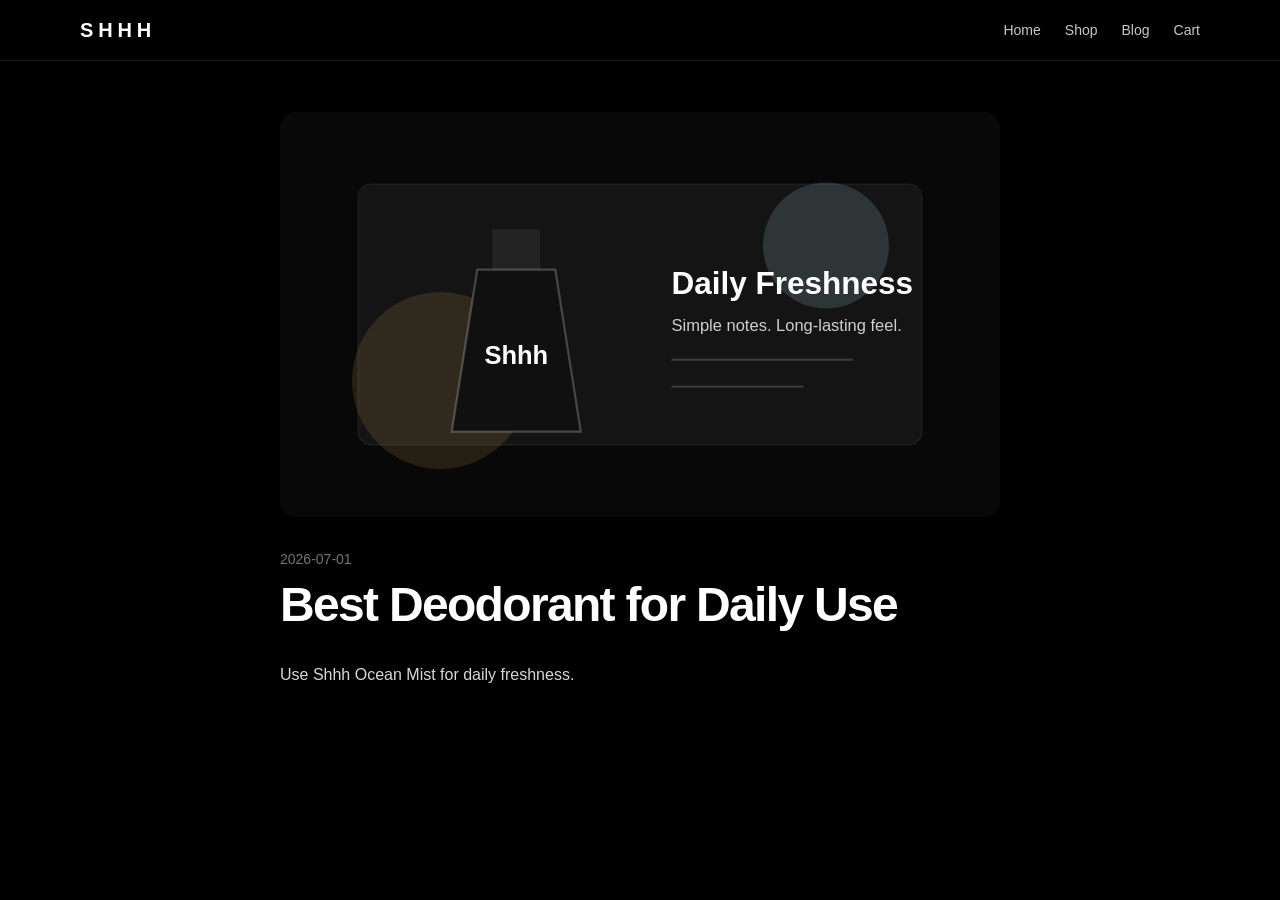
<file: blog/best-deo/index.html>
<!DOCTYPE html><!--6dighQOu814S5e0j4SQ6I--><html lang="en"><head><meta charSet="utf-8"/><meta name="viewport" content="width=device-width, initial-scale=1"/><link rel="preload" as="image" href="/images/blog.svg"/><link rel="stylesheet" href="/_next/static/css/0b8af8c13d97fa1b.css" data-precedence="next"/><link rel="preload" as="script" fetchPriority="low" href="/_next/static/chunks/webpack-1017649d66d1259f.js"/><script src="/_next/static/chunks/4bd1b696-c023c6e3521b1417.js" async=""></script><script src="/_next/static/chunks/255-64e783496c90356a.js" async=""></script><script src="/_next/static/chunks/main-app-46f81124d0ca1a93.js" async=""></script><script src="/_next/static/chunks/619-ba102abea3e3d0e4.js" async=""></script><script src="/_next/static/chunks/app/layout-1b11d9d84640a831.js" async=""></script><title>Shhh Perfume Store</title><meta name="description" content="Premium fragrance store with static checkout links."/><script src="/_next/static/chunks/polyfills-42372ed130431b0a.js" noModule=""></script></head><body><div hidden=""><!--$--><!--/$--></div><nav class="fixed top-0 z-50 w-full border-b border-white/10 bg-black/40 backdrop-blur-md"><div class="mx-auto flex max-w-6xl items-center justify-between px-4 py-4"><a class="text-xl font-bold tracking-[0.24em]" href="/">SHHH</a><div class="flex items-center gap-6 text-sm text-white/78"><a class="relative hover:text-white" href="/">Home</a><a class="relative hover:text-white" href="/shop/">Shop</a><a class="relative hover:text-white" href="/blog/">Blog</a><a class="relative hover:text-white" href="/cart/">Cart</a></div></div></nav><main class="mx-auto max-w-3xl px-6 pb-16 pt-28"><img src="/images/blog.svg" alt="Best Deodorant for Daily Use" class="mb-8 aspect-[16/9] w-full rounded-2xl object-cover"/><p class="text-sm text-white/45">2026-07-01</p><h1 class="mt-3 text-5xl">Best Deodorant for Daily Use</h1><div class="prose-shhh mt-8"><p>Use Shhh Ocean Mist for daily freshness.</p>
</div></main><!--$--><!--/$--><script src="/_next/static/chunks/webpack-1017649d66d1259f.js" id="_R_" async=""></script><script>(self.__next_f=self.__next_f||[]).push([0])</script><script>self.__next_f.push([1,"1:\"$Sreact.fragment\"\n2:I[3464,[\"619\",\"static/chunks/619-ba102abea3e3d0e4.js\",\"177\",\"static/chunks/app/layout-1b11d9d84640a831.js\"],\"default\"]\n3:I[9766,[],\"\"]\n4:I[8924,[],\"\"]\n6:I[4431,[],\"OutletBoundary\"]\n8:I[5278,[],\"AsyncMetadataOutlet\"]\na:I[4431,[],\"ViewportBoundary\"]\nc:I[4431,[],\"MetadataBoundary\"]\nd:\"$Sreact.suspense\"\nf:I[7150,[],\"\"]\n:HL[\"/_next/static/css/0b8af8c13d97fa1b.css\",\"style\"]\n"])</script><script>self.__next_f.push([1,"0:{\"P\":null,\"b\":\"6dighQOu814S5e0j4SQ6I\",\"p\":\"\",\"c\":[\"\",\"blog\",\"best-deo\",\"\"],\"i\":false,\"f\":[[[\"\",{\"children\":[\"blog\",{\"children\":[[\"slug\",\"best-deo\",\"d\"],{\"children\":[\"__PAGE__\",{}]}]}]},\"$undefined\",\"$undefined\",true],[\"\",[\"$\",\"$1\",\"c\",{\"children\":[[[\"$\",\"link\",\"0\",{\"rel\":\"stylesheet\",\"href\":\"/_next/static/css/0b8af8c13d97fa1b.css\",\"precedence\":\"next\",\"crossOrigin\":\"$undefined\",\"nonce\":\"$undefined\"}]],[\"$\",\"html\",null,{\"lang\":\"en\",\"children\":[\"$\",\"body\",null,{\"children\":[[\"$\",\"$L2\",null,{}],[\"$\",\"$L3\",null,{\"parallelRouterKey\":\"children\",\"error\":\"$undefined\",\"errorStyles\":\"$undefined\",\"errorScripts\":\"$undefined\",\"template\":[\"$\",\"$L4\",null,{}],\"templateStyles\":\"$undefined\",\"templateScripts\":\"$undefined\",\"notFound\":[[[\"$\",\"title\",null,{\"children\":\"404: This page could not be found.\"}],[\"$\",\"div\",null,{\"style\":{\"fontFamily\":\"system-ui,\\\"Segoe UI\\\",Roboto,Helvetica,Arial,sans-serif,\\\"Apple Color Emoji\\\",\\\"Segoe UI Emoji\\\"\",\"height\":\"100vh\",\"textAlign\":\"center\",\"display\":\"flex\",\"flexDirection\":\"column\",\"alignItems\":\"center\",\"justifyContent\":\"center\"},\"children\":[\"$\",\"div\",null,{\"children\":[[\"$\",\"style\",null,{\"dangerouslySetInnerHTML\":{\"__html\":\"body{color:#000;background:#fff;margin:0}.next-error-h1{border-right:1px solid rgba(0,0,0,.3)}@media (prefers-color-scheme:dark){body{color:#fff;background:#000}.next-error-h1{border-right:1px solid rgba(255,255,255,.3)}}\"}}],[\"$\",\"h1\",null,{\"className\":\"next-error-h1\",\"style\":{\"display\":\"inline-block\",\"margin\":\"0 20px 0 0\",\"padding\":\"0 23px 0 0\",\"fontSize\":24,\"fontWeight\":500,\"verticalAlign\":\"top\",\"lineHeight\":\"49px\"},\"children\":404}],[\"$\",\"div\",null,{\"style\":{\"display\":\"inline-block\"},\"children\":[\"$\",\"h2\",null,{\"style\":{\"fontSize\":14,\"fontWeight\":400,\"lineHeight\":\"49px\",\"margin\":0},\"children\":\"This page could not be found.\"}]}]]}]}]],[]],\"forbidden\":\"$undefined\",\"unauthorized\":\"$undefined\"}]]}]}]]}],{\"children\":[\"blog\",[\"$\",\"$1\",\"c\",{\"children\":[null,[\"$\",\"$L3\",null,{\"parallelRouterKey\":\"children\",\"error\":\"$undefined\",\"errorStyles\":\"$undefined\",\"errorScripts\":\"$undefined\",\"template\":[\"$\",\"$L4\",null,{}],\"templateStyles\":\"$undefined\",\"templateScripts\":\"$undefined\",\"notFound\":\"$undefined\",\"forbidden\":\"$undefined\",\"unauthorized\":\"$undefined\"}]]}],{\"children\":[[\"slug\",\"best-deo\",\"d\"],[\"$\",\"$1\",\"c\",{\"children\":[null,[\"$\",\"$L3\",null,{\"parallelRouterKey\":\"children\",\"error\":\"$undefined\",\"errorStyles\":\"$undefined\",\"errorScripts\":\"$undefined\",\"template\":[\"$\",\"$L4\",null,{}],\"templateStyles\":\"$undefined\",\"templateScripts\":\"$undefined\",\"notFound\":\"$undefined\",\"forbidden\":\"$undefined\",\"unauthorized\":\"$undefined\"}]]}],{\"children\":[\"__PAGE__\",[\"$\",\"$1\",\"c\",{\"children\":[\"$L5\",null,[\"$\",\"$L6\",null,{\"children\":[\"$L7\",[\"$\",\"$L8\",null,{\"promise\":\"$@9\"}]]}]]}],{},null,false]},null,false]},null,false]},null,false],[\"$\",\"$1\",\"h\",{\"children\":[null,[[\"$\",\"$La\",null,{\"children\":\"$Lb\"}],null],[\"$\",\"$Lc\",null,{\"children\":[\"$\",\"div\",null,{\"hidden\":true,\"children\":[\"$\",\"$d\",null,{\"fallback\":null,\"children\":\"$Le\"}]}]}]]}],false]],\"m\":\"$undefined\",\"G\":[\"$f\",[]],\"s\":false,\"S\":true}\n"])</script><script>self.__next_f.push([1,"5:[\"$\",\"main\",null,{\"className\":\"mx-auto max-w-3xl px-6 pb-16 pt-28\",\"children\":[[\"$\",\"img\",null,{\"src\":\"/images/blog.svg\",\"alt\":\"Best Deodorant for Daily Use\",\"className\":\"mb-8 aspect-[16/9] w-full rounded-2xl object-cover\"}],[\"$\",\"p\",null,{\"className\":\"text-sm text-white/45\",\"children\":\"2026-07-01\"}],[\"$\",\"h1\",null,{\"className\":\"mt-3 text-5xl\",\"children\":\"Best Deodorant for Daily Use\"}],[\"$\",\"div\",null,{\"className\":\"prose-shhh mt-8\",\"dangerouslySetInnerHTML\":{\"__html\":\"\u003cp\u003eUse Shhh Ocean Mist for daily freshness.\u003c/p\u003e\\n\"}}]]}]\n"])</script><script>self.__next_f.push([1,"b:[[\"$\",\"meta\",\"0\",{\"charSet\":\"utf-8\"}],[\"$\",\"meta\",\"1\",{\"name\":\"viewport\",\"content\":\"width=device-width, initial-scale=1\"}]]\n7:null\n"])</script><script>self.__next_f.push([1,"9:{\"metadata\":[[\"$\",\"title\",\"0\",{\"children\":\"Shhh Perfume Store\"}],[\"$\",\"meta\",\"1\",{\"name\":\"description\",\"content\":\"Premium fragrance store with static checkout links.\"}]],\"error\":null,\"digest\":\"$undefined\"}\n"])</script><script>self.__next_f.push([1,"e:\"$9:metadata\"\n"])</script></body></html>
</file>
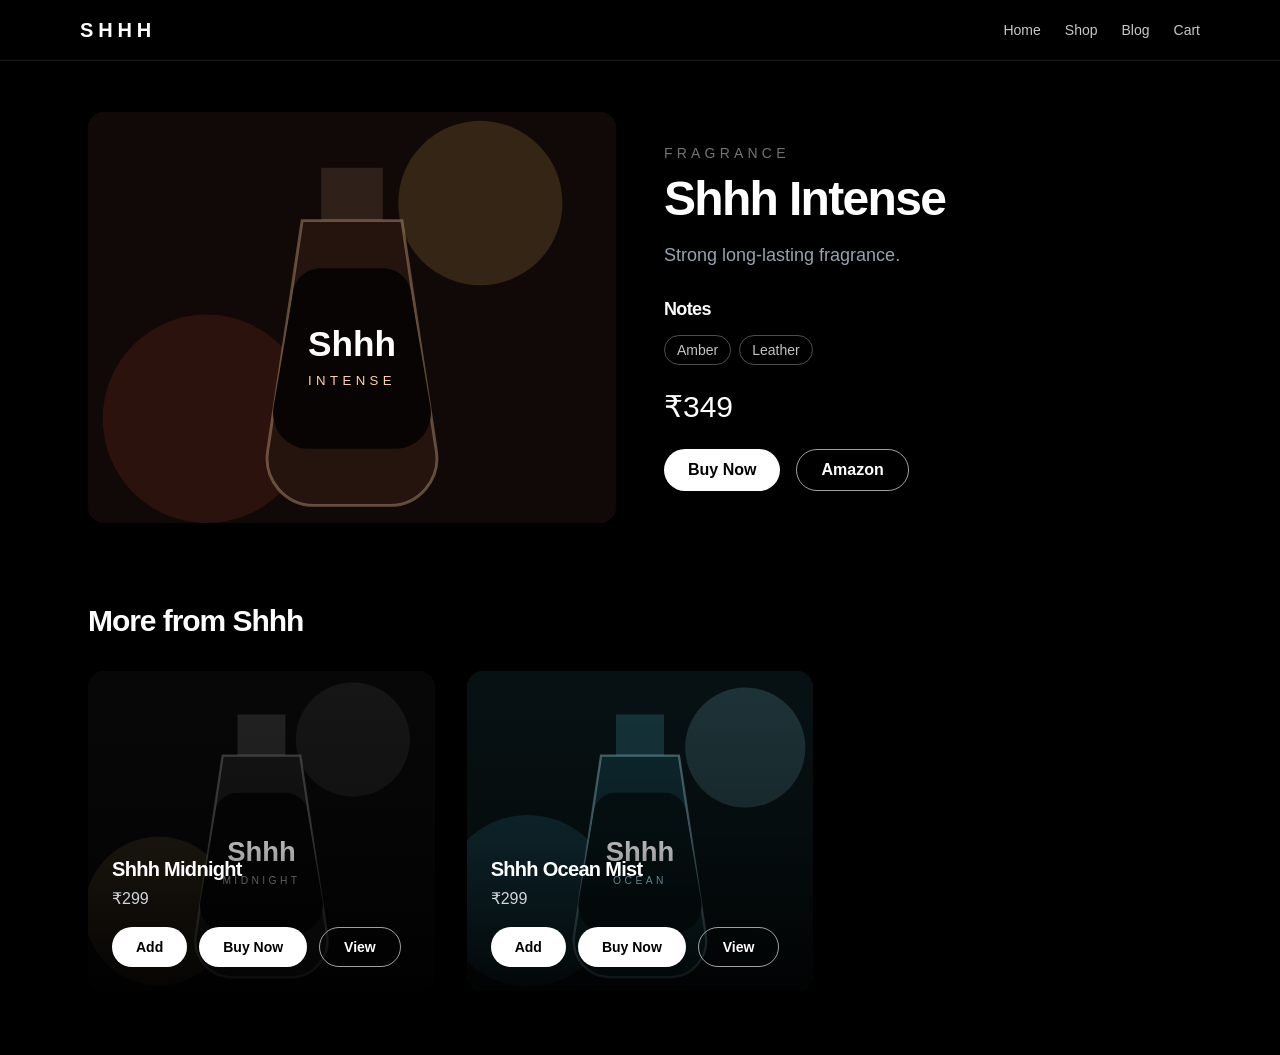
<file: product/shhh-intense/index.html>
<!DOCTYPE html><!--6dighQOu814S5e0j4SQ6I--><html lang="en"><head><meta charSet="utf-8"/><meta name="viewport" content="width=device-width, initial-scale=1"/><link rel="preload" as="image" href="/images/intense.svg"/><link rel="preload" as="image" href="/images/midnight.svg"/><link rel="preload" as="image" href="/images/ocean.svg"/><link rel="stylesheet" href="/_next/static/css/0b8af8c13d97fa1b.css" data-precedence="next"/><link rel="preload" as="script" fetchPriority="low" href="/_next/static/chunks/webpack-1017649d66d1259f.js"/><script src="/_next/static/chunks/4bd1b696-c023c6e3521b1417.js" async=""></script><script src="/_next/static/chunks/255-64e783496c90356a.js" async=""></script><script src="/_next/static/chunks/main-app-46f81124d0ca1a93.js" async=""></script><script src="/_next/static/chunks/619-ba102abea3e3d0e4.js" async=""></script><script src="/_next/static/chunks/app/layout-1b11d9d84640a831.js" async=""></script><script src="/_next/static/chunks/app/product/%5Bslug%5D/page-fc40352a0ee0cf00.js" async=""></script><title>Shhh Perfume Store</title><meta name="description" content="Premium fragrance store with static checkout links."/><script src="/_next/static/chunks/polyfills-42372ed130431b0a.js" noModule=""></script></head><body><div hidden=""><!--$--><!--/$--></div><nav class="fixed top-0 z-50 w-full border-b border-white/10 bg-black/40 backdrop-blur-md"><div class="mx-auto flex max-w-6xl items-center justify-between px-4 py-4"><a class="text-xl font-bold tracking-[0.24em]" href="/">SHHH</a><div class="flex items-center gap-6 text-sm text-white/78"><a class="relative hover:text-white" href="/">Home</a><a class="relative hover:text-white" href="/shop/">Shop</a><a class="relative hover:text-white" href="/blog/">Blog</a><a class="relative hover:text-white" href="/cart/">Cart</a></div></div></nav><main class="mx-auto max-w-6xl px-6 pb-16 pt-28"><section class="grid gap-12 md:grid-cols-2"><img src="/images/intense.svg" alt="Shhh Intense" class="w-full rounded-2xl bg-neutral-950 object-cover"/><div class="self-center"><p class="text-sm uppercase tracking-[0.3em] text-white/45">Fragrance</p><h1 class="mb-4 mt-3 text-4xl md:text-5xl">Shhh Intense</h1><p class="mb-6 text-lg leading-8 text-gray-400">Strong long-lasting fragrance.</p><div class="mb-6"><h3 class="mb-3 text-lg">Notes</h3><div class="flex flex-wrap gap-2"><span class="rounded-full border border-white/30 px-3 py-1 text-sm text-white/76">Amber</span><span class="rounded-full border border-white/30 px-3 py-1 text-sm text-white/76">Leather</span></div></div><p class="mb-6 text-3xl">₹<!-- -->349</p><div class="flex flex-wrap gap-4"><button class="btn btn-primary ">Buy Now</button><a href="https://amazon.in/" class="btn btn-outline">Amazon</a></div></div></section><section class="mt-20"><h2 class="mb-8 text-3xl">More from Shhh</h2><div class="grid gap-8 md:grid-cols-3"><article class="group relative min-h-80 overflow-hidden rounded-2xl bg-neutral-950"><a class="block" href="/product/shhh-midnight/"><img src="/images/midnight.svg" alt="Shhh Midnight" class="h-80 w-full object-cover transition-transform duration-500 group-hover:scale-110"/></a><div class="absolute inset-0 bg-linear-to-t from-black via-black/30 to-transparent opacity-85"></div><div class="absolute inset-x-0 bottom-0 p-6"><h2 class="text-xl">Shhh Midnight</h2><p class="mt-1 text-gray-300">₹<!-- -->299</p><div class="mt-4 flex flex-wrap gap-3"><button class="btn btn-primary px-5 py-2.5 text-sm">Add</button><button class="btn btn-primary px-5 py-2.5 text-sm">Buy Now</button><a class="btn btn-outline px-5 py-2.5 text-sm" href="/product/shhh-midnight/">View</a></div></div></article><article class="group relative min-h-80 overflow-hidden rounded-2xl bg-neutral-950"><a class="block" href="/product/shhh-ocean-mist/"><img src="/images/ocean.svg" alt="Shhh Ocean Mist" class="h-80 w-full object-cover transition-transform duration-500 group-hover:scale-110"/></a><div class="absolute inset-0 bg-linear-to-t from-black via-black/30 to-transparent opacity-85"></div><div class="absolute inset-x-0 bottom-0 p-6"><h2 class="text-xl">Shhh Ocean Mist</h2><p class="mt-1 text-gray-300">₹<!-- -->299</p><div class="mt-4 flex flex-wrap gap-3"><button class="btn btn-primary px-5 py-2.5 text-sm">Add</button><button class="btn btn-primary px-5 py-2.5 text-sm">Buy Now</button><a class="btn btn-outline px-5 py-2.5 text-sm" href="/product/shhh-ocean-mist/">View</a></div></div></article></div></section></main><!--$--><!--/$--><script src="/_next/static/chunks/webpack-1017649d66d1259f.js" id="_R_" async=""></script><script>(self.__next_f=self.__next_f||[]).push([0])</script><script>self.__next_f.push([1,"1:\"$Sreact.fragment\"\n2:I[3464,[\"619\",\"static/chunks/619-ba102abea3e3d0e4.js\",\"177\",\"static/chunks/app/layout-1b11d9d84640a831.js\"],\"default\"]\n3:I[9766,[],\"\"]\n4:I[8924,[],\"\"]\n6:I[4431,[],\"OutletBoundary\"]\n8:I[5278,[],\"AsyncMetadataOutlet\"]\na:I[4431,[],\"ViewportBoundary\"]\nc:I[4431,[],\"MetadataBoundary\"]\nd:\"$Sreact.suspense\"\nf:I[7150,[],\"\"]\n:HL[\"/_next/static/css/0b8af8c13d97fa1b.css\",\"style\"]\n"])</script><script>self.__next_f.push([1,"0:{\"P\":null,\"b\":\"6dighQOu814S5e0j4SQ6I\",\"p\":\"\",\"c\":[\"\",\"product\",\"shhh-intense\",\"\"],\"i\":false,\"f\":[[[\"\",{\"children\":[\"product\",{\"children\":[[\"slug\",\"shhh-intense\",\"d\"],{\"children\":[\"__PAGE__\",{}]}]}]},\"$undefined\",\"$undefined\",true],[\"\",[\"$\",\"$1\",\"c\",{\"children\":[[[\"$\",\"link\",\"0\",{\"rel\":\"stylesheet\",\"href\":\"/_next/static/css/0b8af8c13d97fa1b.css\",\"precedence\":\"next\",\"crossOrigin\":\"$undefined\",\"nonce\":\"$undefined\"}]],[\"$\",\"html\",null,{\"lang\":\"en\",\"children\":[\"$\",\"body\",null,{\"children\":[[\"$\",\"$L2\",null,{}],[\"$\",\"$L3\",null,{\"parallelRouterKey\":\"children\",\"error\":\"$undefined\",\"errorStyles\":\"$undefined\",\"errorScripts\":\"$undefined\",\"template\":[\"$\",\"$L4\",null,{}],\"templateStyles\":\"$undefined\",\"templateScripts\":\"$undefined\",\"notFound\":[[[\"$\",\"title\",null,{\"children\":\"404: This page could not be found.\"}],[\"$\",\"div\",null,{\"style\":{\"fontFamily\":\"system-ui,\\\"Segoe UI\\\",Roboto,Helvetica,Arial,sans-serif,\\\"Apple Color Emoji\\\",\\\"Segoe UI Emoji\\\"\",\"height\":\"100vh\",\"textAlign\":\"center\",\"display\":\"flex\",\"flexDirection\":\"column\",\"alignItems\":\"center\",\"justifyContent\":\"center\"},\"children\":[\"$\",\"div\",null,{\"children\":[[\"$\",\"style\",null,{\"dangerouslySetInnerHTML\":{\"__html\":\"body{color:#000;background:#fff;margin:0}.next-error-h1{border-right:1px solid rgba(0,0,0,.3)}@media (prefers-color-scheme:dark){body{color:#fff;background:#000}.next-error-h1{border-right:1px solid rgba(255,255,255,.3)}}\"}}],[\"$\",\"h1\",null,{\"className\":\"next-error-h1\",\"style\":{\"display\":\"inline-block\",\"margin\":\"0 20px 0 0\",\"padding\":\"0 23px 0 0\",\"fontSize\":24,\"fontWeight\":500,\"verticalAlign\":\"top\",\"lineHeight\":\"49px\"},\"children\":404}],[\"$\",\"div\",null,{\"style\":{\"display\":\"inline-block\"},\"children\":[\"$\",\"h2\",null,{\"style\":{\"fontSize\":14,\"fontWeight\":400,\"lineHeight\":\"49px\",\"margin\":0},\"children\":\"This page could not be found.\"}]}]]}]}]],[]],\"forbidden\":\"$undefined\",\"unauthorized\":\"$undefined\"}]]}]}]]}],{\"children\":[\"product\",[\"$\",\"$1\",\"c\",{\"children\":[null,[\"$\",\"$L3\",null,{\"parallelRouterKey\":\"children\",\"error\":\"$undefined\",\"errorStyles\":\"$undefined\",\"errorScripts\":\"$undefined\",\"template\":[\"$\",\"$L4\",null,{}],\"templateStyles\":\"$undefined\",\"templateScripts\":\"$undefined\",\"notFound\":\"$undefined\",\"forbidden\":\"$undefined\",\"unauthorized\":\"$undefined\"}]]}],{\"children\":[[\"slug\",\"shhh-intense\",\"d\"],[\"$\",\"$1\",\"c\",{\"children\":[null,[\"$\",\"$L3\",null,{\"parallelRouterKey\":\"children\",\"error\":\"$undefined\",\"errorStyles\":\"$undefined\",\"errorScripts\":\"$undefined\",\"template\":[\"$\",\"$L4\",null,{}],\"templateStyles\":\"$undefined\",\"templateScripts\":\"$undefined\",\"notFound\":\"$undefined\",\"forbidden\":\"$undefined\",\"unauthorized\":\"$undefined\"}]]}],{\"children\":[\"__PAGE__\",[\"$\",\"$1\",\"c\",{\"children\":[\"$L5\",null,[\"$\",\"$L6\",null,{\"children\":[\"$L7\",[\"$\",\"$L8\",null,{\"promise\":\"$@9\"}]]}]]}],{},null,false]},null,false]},null,false]},null,false],[\"$\",\"$1\",\"h\",{\"children\":[null,[[\"$\",\"$La\",null,{\"children\":\"$Lb\"}],null],[\"$\",\"$Lc\",null,{\"children\":[\"$\",\"div\",null,{\"hidden\":true,\"children\":[\"$\",\"$d\",null,{\"fallback\":null,\"children\":\"$Le\"}]}]}]]}],false]],\"m\":\"$undefined\",\"G\":[\"$f\",[]],\"s\":false,\"S\":true}\n"])</script><script>self.__next_f.push([1,"10:I[6689,[\"619\",\"static/chunks/619-ba102abea3e3d0e4.js\",\"490\",\"static/chunks/app/product/%5Bslug%5D/page-fc40352a0ee0cf00.js\"],\"default\"]\n11:I[145,[\"619\",\"static/chunks/619-ba102abea3e3d0e4.js\",\"490\",\"static/chunks/app/product/%5Bslug%5D/page-fc40352a0ee0cf00.js\"],\"default\"]\n"])</script><script>self.__next_f.push([1,"5:[\"$\",\"main\",null,{\"className\":\"mx-auto max-w-6xl px-6 pb-16 pt-28\",\"children\":[[\"$\",\"section\",null,{\"className\":\"grid gap-12 md:grid-cols-2\",\"children\":[[\"$\",\"img\",null,{\"src\":\"/images/intense.svg\",\"alt\":\"Shhh Intense\",\"className\":\"w-full rounded-2xl bg-neutral-950 object-cover\"}],[\"$\",\"div\",null,{\"className\":\"self-center\",\"children\":[[\"$\",\"p\",null,{\"className\":\"text-sm uppercase tracking-[0.3em] text-white/45\",\"children\":\"Fragrance\"}],[\"$\",\"h1\",null,{\"className\":\"mb-4 mt-3 text-4xl md:text-5xl\",\"children\":\"Shhh Intense\"}],[\"$\",\"p\",null,{\"className\":\"mb-6 text-lg leading-8 text-gray-400\",\"children\":\"Strong long-lasting fragrance.\"}],[\"$\",\"div\",null,{\"className\":\"mb-6\",\"children\":[[\"$\",\"h3\",null,{\"className\":\"mb-3 text-lg\",\"children\":\"Notes\"}],[\"$\",\"div\",null,{\"className\":\"flex flex-wrap gap-2\",\"children\":[[\"$\",\"span\",\"Amber\",{\"className\":\"rounded-full border border-white/30 px-3 py-1 text-sm text-white/76\",\"children\":\"Amber\"}],[\"$\",\"span\",\"Leather\",{\"className\":\"rounded-full border border-white/30 px-3 py-1 text-sm text-white/76\",\"children\":\"Leather\"}]]}]]}],[\"$\",\"p\",null,{\"className\":\"mb-6 text-3xl\",\"children\":[\"₹\",349]}],[\"$\",\"div\",null,{\"className\":\"flex flex-wrap gap-4\",\"children\":[[\"$\",\"$L10\",null,{\"product\":{\"id\":\"intense\",\"name\":\"Shhh Intense\",\"slug\":\"shhh-intense\",\"price\":349,\"image\":\"/images/intense.svg\",\"description\":\"Strong long-lasting fragrance.\",\"notes\":[\"Amber\",\"Leather\"],\"links\":{\"amazon\":\"https://amazon.in/\",\"flipkart\":\"https://flipkart.com/\",\"meesho\":\"https://meesho.com/\",\"ajio\":\"https://ajio.com/\",\"nykaa\":\"https://nykaa.com/\"}}}],[\"$\",\"a\",null,{\"href\":\"https://amazon.in/\",\"className\":\"btn btn-outline\",\"children\":\"Amazon\"}]]}]]}]]}],[\"$\",\"section\",null,{\"className\":\"mt-20\",\"children\":[[\"$\",\"h2\",null,{\"className\":\"mb-8 text-3xl\",\"children\":\"More from Shhh\"}],[\"$\",\"div\",null,{\"className\":\"grid gap-8 md:grid-cols-3\",\"children\":[[\"$\",\"$L11\",\"midnight\",{\"product\":{\"id\":\"midnight\",\"name\":\"Shhh Midnight\",\"slug\":\"shhh-midnight\",\"price\":299,\"image\":\"/images/midnight.svg\",\"description\":\"Dark, bold and mysterious fragrance.\",\"notes\":[\"Woody\",\"Spicy\",\"Musk\"],\"links\":{\"amazon\":\"https://amazon.in/\",\"flipkart\":\"https://flipkart.com/\",\"meesho\":\"https://meesho.com/\",\"ajio\":\"https://ajio.com/\",\"nykaa\":\"https://nykaa.com/\"}}}],[\"$\",\"$L11\",\"ocean\",{\"product\":{\"id\":\"ocean\",\"name\":\"Shhh Ocean Mist\",\"slug\":\"shhh-ocean-mist\",\"price\":299,\"image\":\"/images/ocean.svg\",\"description\":\"Fresh aquatic fragrance.\",\"notes\":[\"Aqua\",\"Citrus\"],\"links\":{\"amazon\":\"https://amazon.in/\",\"flipkart\":\"https://flipkart.com/\",\"meesho\":\"https://meesho.com/\",\"ajio\":\"https://ajio.com/\",\"nykaa\":\"https://nykaa.com/\"}}}]]}]]}]]}]\n"])</script><script>self.__next_f.push([1,"b:[[\"$\",\"meta\",\"0\",{\"charSet\":\"utf-8\"}],[\"$\",\"meta\",\"1\",{\"name\":\"viewport\",\"content\":\"width=device-width, initial-scale=1\"}]]\n7:null\n"])</script><script>self.__next_f.push([1,"9:{\"metadata\":[[\"$\",\"title\",\"0\",{\"children\":\"Shhh Perfume Store\"}],[\"$\",\"meta\",\"1\",{\"name\":\"description\",\"content\":\"Premium fragrance store with static checkout links.\"}]],\"error\":null,\"digest\":\"$undefined\"}\n"])</script><script>self.__next_f.push([1,"e:\"$9:metadata\"\n"])</script></body></html>
</file>
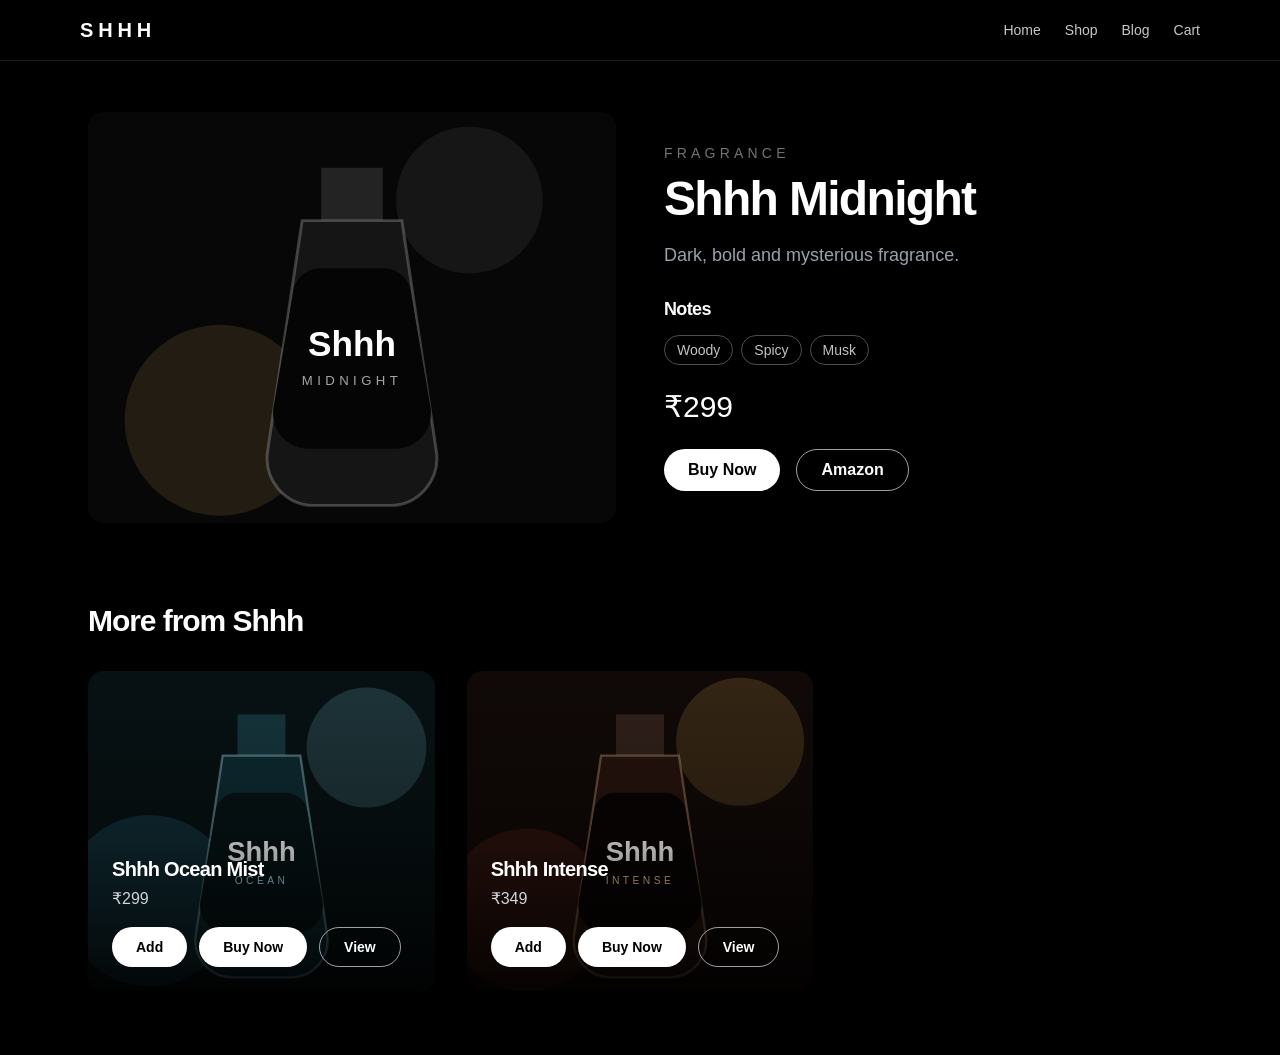
<file: product/shhh-midnight/index.html>
<!DOCTYPE html><!--6dighQOu814S5e0j4SQ6I--><html lang="en"><head><meta charSet="utf-8"/><meta name="viewport" content="width=device-width, initial-scale=1"/><link rel="preload" as="image" href="/images/midnight.svg"/><link rel="preload" as="image" href="/images/ocean.svg"/><link rel="preload" as="image" href="/images/intense.svg"/><link rel="stylesheet" href="/_next/static/css/0b8af8c13d97fa1b.css" data-precedence="next"/><link rel="preload" as="script" fetchPriority="low" href="/_next/static/chunks/webpack-1017649d66d1259f.js"/><script src="/_next/static/chunks/4bd1b696-c023c6e3521b1417.js" async=""></script><script src="/_next/static/chunks/255-64e783496c90356a.js" async=""></script><script src="/_next/static/chunks/main-app-46f81124d0ca1a93.js" async=""></script><script src="/_next/static/chunks/619-ba102abea3e3d0e4.js" async=""></script><script src="/_next/static/chunks/app/layout-1b11d9d84640a831.js" async=""></script><script src="/_next/static/chunks/app/product/%5Bslug%5D/page-fc40352a0ee0cf00.js" async=""></script><title>Shhh Perfume Store</title><meta name="description" content="Premium fragrance store with static checkout links."/><script src="/_next/static/chunks/polyfills-42372ed130431b0a.js" noModule=""></script></head><body><div hidden=""><!--$--><!--/$--></div><nav class="fixed top-0 z-50 w-full border-b border-white/10 bg-black/40 backdrop-blur-md"><div class="mx-auto flex max-w-6xl items-center justify-between px-4 py-4"><a class="text-xl font-bold tracking-[0.24em]" href="/">SHHH</a><div class="flex items-center gap-6 text-sm text-white/78"><a class="relative hover:text-white" href="/">Home</a><a class="relative hover:text-white" href="/shop/">Shop</a><a class="relative hover:text-white" href="/blog/">Blog</a><a class="relative hover:text-white" href="/cart/">Cart</a></div></div></nav><main class="mx-auto max-w-6xl px-6 pb-16 pt-28"><section class="grid gap-12 md:grid-cols-2"><img src="/images/midnight.svg" alt="Shhh Midnight" class="w-full rounded-2xl bg-neutral-950 object-cover"/><div class="self-center"><p class="text-sm uppercase tracking-[0.3em] text-white/45">Fragrance</p><h1 class="mb-4 mt-3 text-4xl md:text-5xl">Shhh Midnight</h1><p class="mb-6 text-lg leading-8 text-gray-400">Dark, bold and mysterious fragrance.</p><div class="mb-6"><h3 class="mb-3 text-lg">Notes</h3><div class="flex flex-wrap gap-2"><span class="rounded-full border border-white/30 px-3 py-1 text-sm text-white/76">Woody</span><span class="rounded-full border border-white/30 px-3 py-1 text-sm text-white/76">Spicy</span><span class="rounded-full border border-white/30 px-3 py-1 text-sm text-white/76">Musk</span></div></div><p class="mb-6 text-3xl">₹<!-- -->299</p><div class="flex flex-wrap gap-4"><button class="btn btn-primary ">Buy Now</button><a href="https://amazon.in/" class="btn btn-outline">Amazon</a></div></div></section><section class="mt-20"><h2 class="mb-8 text-3xl">More from Shhh</h2><div class="grid gap-8 md:grid-cols-3"><article class="group relative min-h-80 overflow-hidden rounded-2xl bg-neutral-950"><a class="block" href="/product/shhh-ocean-mist/"><img src="/images/ocean.svg" alt="Shhh Ocean Mist" class="h-80 w-full object-cover transition-transform duration-500 group-hover:scale-110"/></a><div class="absolute inset-0 bg-linear-to-t from-black via-black/30 to-transparent opacity-85"></div><div class="absolute inset-x-0 bottom-0 p-6"><h2 class="text-xl">Shhh Ocean Mist</h2><p class="mt-1 text-gray-300">₹<!-- -->299</p><div class="mt-4 flex flex-wrap gap-3"><button class="btn btn-primary px-5 py-2.5 text-sm">Add</button><button class="btn btn-primary px-5 py-2.5 text-sm">Buy Now</button><a class="btn btn-outline px-5 py-2.5 text-sm" href="/product/shhh-ocean-mist/">View</a></div></div></article><article class="group relative min-h-80 overflow-hidden rounded-2xl bg-neutral-950"><a class="block" href="/product/shhh-intense/"><img src="/images/intense.svg" alt="Shhh Intense" class="h-80 w-full object-cover transition-transform duration-500 group-hover:scale-110"/></a><div class="absolute inset-0 bg-linear-to-t from-black via-black/30 to-transparent opacity-85"></div><div class="absolute inset-x-0 bottom-0 p-6"><h2 class="text-xl">Shhh Intense</h2><p class="mt-1 text-gray-300">₹<!-- -->349</p><div class="mt-4 flex flex-wrap gap-3"><button class="btn btn-primary px-5 py-2.5 text-sm">Add</button><button class="btn btn-primary px-5 py-2.5 text-sm">Buy Now</button><a class="btn btn-outline px-5 py-2.5 text-sm" href="/product/shhh-intense/">View</a></div></div></article></div></section></main><!--$--><!--/$--><script src="/_next/static/chunks/webpack-1017649d66d1259f.js" id="_R_" async=""></script><script>(self.__next_f=self.__next_f||[]).push([0])</script><script>self.__next_f.push([1,"1:\"$Sreact.fragment\"\n2:I[3464,[\"619\",\"static/chunks/619-ba102abea3e3d0e4.js\",\"177\",\"static/chunks/app/layout-1b11d9d84640a831.js\"],\"default\"]\n3:I[9766,[],\"\"]\n4:I[8924,[],\"\"]\n6:I[4431,[],\"OutletBoundary\"]\n8:I[5278,[],\"AsyncMetadataOutlet\"]\na:I[4431,[],\"ViewportBoundary\"]\nc:I[4431,[],\"MetadataBoundary\"]\nd:\"$Sreact.suspense\"\nf:I[7150,[],\"\"]\n:HL[\"/_next/static/css/0b8af8c13d97fa1b.css\",\"style\"]\n"])</script><script>self.__next_f.push([1,"0:{\"P\":null,\"b\":\"6dighQOu814S5e0j4SQ6I\",\"p\":\"\",\"c\":[\"\",\"product\",\"shhh-midnight\",\"\"],\"i\":false,\"f\":[[[\"\",{\"children\":[\"product\",{\"children\":[[\"slug\",\"shhh-midnight\",\"d\"],{\"children\":[\"__PAGE__\",{}]}]}]},\"$undefined\",\"$undefined\",true],[\"\",[\"$\",\"$1\",\"c\",{\"children\":[[[\"$\",\"link\",\"0\",{\"rel\":\"stylesheet\",\"href\":\"/_next/static/css/0b8af8c13d97fa1b.css\",\"precedence\":\"next\",\"crossOrigin\":\"$undefined\",\"nonce\":\"$undefined\"}]],[\"$\",\"html\",null,{\"lang\":\"en\",\"children\":[\"$\",\"body\",null,{\"children\":[[\"$\",\"$L2\",null,{}],[\"$\",\"$L3\",null,{\"parallelRouterKey\":\"children\",\"error\":\"$undefined\",\"errorStyles\":\"$undefined\",\"errorScripts\":\"$undefined\",\"template\":[\"$\",\"$L4\",null,{}],\"templateStyles\":\"$undefined\",\"templateScripts\":\"$undefined\",\"notFound\":[[[\"$\",\"title\",null,{\"children\":\"404: This page could not be found.\"}],[\"$\",\"div\",null,{\"style\":{\"fontFamily\":\"system-ui,\\\"Segoe UI\\\",Roboto,Helvetica,Arial,sans-serif,\\\"Apple Color Emoji\\\",\\\"Segoe UI Emoji\\\"\",\"height\":\"100vh\",\"textAlign\":\"center\",\"display\":\"flex\",\"flexDirection\":\"column\",\"alignItems\":\"center\",\"justifyContent\":\"center\"},\"children\":[\"$\",\"div\",null,{\"children\":[[\"$\",\"style\",null,{\"dangerouslySetInnerHTML\":{\"__html\":\"body{color:#000;background:#fff;margin:0}.next-error-h1{border-right:1px solid rgba(0,0,0,.3)}@media (prefers-color-scheme:dark){body{color:#fff;background:#000}.next-error-h1{border-right:1px solid rgba(255,255,255,.3)}}\"}}],[\"$\",\"h1\",null,{\"className\":\"next-error-h1\",\"style\":{\"display\":\"inline-block\",\"margin\":\"0 20px 0 0\",\"padding\":\"0 23px 0 0\",\"fontSize\":24,\"fontWeight\":500,\"verticalAlign\":\"top\",\"lineHeight\":\"49px\"},\"children\":404}],[\"$\",\"div\",null,{\"style\":{\"display\":\"inline-block\"},\"children\":[\"$\",\"h2\",null,{\"style\":{\"fontSize\":14,\"fontWeight\":400,\"lineHeight\":\"49px\",\"margin\":0},\"children\":\"This page could not be found.\"}]}]]}]}]],[]],\"forbidden\":\"$undefined\",\"unauthorized\":\"$undefined\"}]]}]}]]}],{\"children\":[\"product\",[\"$\",\"$1\",\"c\",{\"children\":[null,[\"$\",\"$L3\",null,{\"parallelRouterKey\":\"children\",\"error\":\"$undefined\",\"errorStyles\":\"$undefined\",\"errorScripts\":\"$undefined\",\"template\":[\"$\",\"$L4\",null,{}],\"templateStyles\":\"$undefined\",\"templateScripts\":\"$undefined\",\"notFound\":\"$undefined\",\"forbidden\":\"$undefined\",\"unauthorized\":\"$undefined\"}]]}],{\"children\":[[\"slug\",\"shhh-midnight\",\"d\"],[\"$\",\"$1\",\"c\",{\"children\":[null,[\"$\",\"$L3\",null,{\"parallelRouterKey\":\"children\",\"error\":\"$undefined\",\"errorStyles\":\"$undefined\",\"errorScripts\":\"$undefined\",\"template\":[\"$\",\"$L4\",null,{}],\"templateStyles\":\"$undefined\",\"templateScripts\":\"$undefined\",\"notFound\":\"$undefined\",\"forbidden\":\"$undefined\",\"unauthorized\":\"$undefined\"}]]}],{\"children\":[\"__PAGE__\",[\"$\",\"$1\",\"c\",{\"children\":[\"$L5\",null,[\"$\",\"$L6\",null,{\"children\":[\"$L7\",[\"$\",\"$L8\",null,{\"promise\":\"$@9\"}]]}]]}],{},null,false]},null,false]},null,false]},null,false],[\"$\",\"$1\",\"h\",{\"children\":[null,[[\"$\",\"$La\",null,{\"children\":\"$Lb\"}],null],[\"$\",\"$Lc\",null,{\"children\":[\"$\",\"div\",null,{\"hidden\":true,\"children\":[\"$\",\"$d\",null,{\"fallback\":null,\"children\":\"$Le\"}]}]}]]}],false]],\"m\":\"$undefined\",\"G\":[\"$f\",[]],\"s\":false,\"S\":true}\n"])</script><script>self.__next_f.push([1,"10:I[6689,[\"619\",\"static/chunks/619-ba102abea3e3d0e4.js\",\"490\",\"static/chunks/app/product/%5Bslug%5D/page-fc40352a0ee0cf00.js\"],\"default\"]\n11:I[145,[\"619\",\"static/chunks/619-ba102abea3e3d0e4.js\",\"490\",\"static/chunks/app/product/%5Bslug%5D/page-fc40352a0ee0cf00.js\"],\"default\"]\n"])</script><script>self.__next_f.push([1,"5:[\"$\",\"main\",null,{\"className\":\"mx-auto max-w-6xl px-6 pb-16 pt-28\",\"children\":[[\"$\",\"section\",null,{\"className\":\"grid gap-12 md:grid-cols-2\",\"children\":[[\"$\",\"img\",null,{\"src\":\"/images/midnight.svg\",\"alt\":\"Shhh Midnight\",\"className\":\"w-full rounded-2xl bg-neutral-950 object-cover\"}],[\"$\",\"div\",null,{\"className\":\"self-center\",\"children\":[[\"$\",\"p\",null,{\"className\":\"text-sm uppercase tracking-[0.3em] text-white/45\",\"children\":\"Fragrance\"}],[\"$\",\"h1\",null,{\"className\":\"mb-4 mt-3 text-4xl md:text-5xl\",\"children\":\"Shhh Midnight\"}],[\"$\",\"p\",null,{\"className\":\"mb-6 text-lg leading-8 text-gray-400\",\"children\":\"Dark, bold and mysterious fragrance.\"}],[\"$\",\"div\",null,{\"className\":\"mb-6\",\"children\":[[\"$\",\"h3\",null,{\"className\":\"mb-3 text-lg\",\"children\":\"Notes\"}],[\"$\",\"div\",null,{\"className\":\"flex flex-wrap gap-2\",\"children\":[[\"$\",\"span\",\"Woody\",{\"className\":\"rounded-full border border-white/30 px-3 py-1 text-sm text-white/76\",\"children\":\"Woody\"}],[\"$\",\"span\",\"Spicy\",{\"className\":\"rounded-full border border-white/30 px-3 py-1 text-sm text-white/76\",\"children\":\"Spicy\"}],[\"$\",\"span\",\"Musk\",{\"className\":\"rounded-full border border-white/30 px-3 py-1 text-sm text-white/76\",\"children\":\"Musk\"}]]}]]}],[\"$\",\"p\",null,{\"className\":\"mb-6 text-3xl\",\"children\":[\"₹\",299]}],[\"$\",\"div\",null,{\"className\":\"flex flex-wrap gap-4\",\"children\":[[\"$\",\"$L10\",null,{\"product\":{\"id\":\"midnight\",\"name\":\"Shhh Midnight\",\"slug\":\"shhh-midnight\",\"price\":299,\"image\":\"/images/midnight.svg\",\"description\":\"Dark, bold and mysterious fragrance.\",\"notes\":[\"Woody\",\"Spicy\",\"Musk\"],\"links\":{\"amazon\":\"https://amazon.in/\",\"flipkart\":\"https://flipkart.com/\",\"meesho\":\"https://meesho.com/\",\"ajio\":\"https://ajio.com/\",\"nykaa\":\"https://nykaa.com/\"}}}],[\"$\",\"a\",null,{\"href\":\"https://amazon.in/\",\"className\":\"btn btn-outline\",\"children\":\"Amazon\"}]]}]]}]]}],[\"$\",\"section\",null,{\"className\":\"mt-20\",\"children\":[[\"$\",\"h2\",null,{\"className\":\"mb-8 text-3xl\",\"children\":\"More from Shhh\"}],[\"$\",\"div\",null,{\"className\":\"grid gap-8 md:grid-cols-3\",\"children\":[[\"$\",\"$L11\",\"ocean\",{\"product\":{\"id\":\"ocean\",\"name\":\"Shhh Ocean Mist\",\"slug\":\"shhh-ocean-mist\",\"price\":299,\"image\":\"/images/ocean.svg\",\"description\":\"Fresh aquatic fragrance.\",\"notes\":[\"Aqua\",\"Citrus\"],\"links\":{\"amazon\":\"https://amazon.in/\",\"flipkart\":\"https://flipkart.com/\",\"meesho\":\"https://meesho.com/\",\"ajio\":\"https://ajio.com/\",\"nykaa\":\"https://nykaa.com/\"}}}],[\"$\",\"$L11\",\"intense\",{\"product\":{\"id\":\"intense\",\"name\":\"Shhh Intense\",\"slug\":\"shhh-intense\",\"price\":349,\"image\":\"/images/intense.svg\",\"description\":\"Strong long-lasting fragrance.\",\"notes\":[\"Amber\",\"Leather\"],\"links\":{\"amazon\":\"https://amazon.in/\",\"flipkart\":\"https://flipkart.com/\",\"meesho\":\"https://meesho.com/\",\"ajio\":\"https://ajio.com/\",\"nykaa\":\"https://nykaa.com/\"}}}]]}]]}]]}]\n"])</script><script>self.__next_f.push([1,"b:[[\"$\",\"meta\",\"0\",{\"charSet\":\"utf-8\"}],[\"$\",\"meta\",\"1\",{\"name\":\"viewport\",\"content\":\"width=device-width, initial-scale=1\"}]]\n7:null\n"])</script><script>self.__next_f.push([1,"9:{\"metadata\":[[\"$\",\"title\",\"0\",{\"children\":\"Shhh Perfume Store\"}],[\"$\",\"meta\",\"1\",{\"name\":\"description\",\"content\":\"Premium fragrance store with static checkout links.\"}]],\"error\":null,\"digest\":\"$undefined\"}\n"])</script><script>self.__next_f.push([1,"e:\"$9:metadata\"\n"])</script></body></html>
</file>
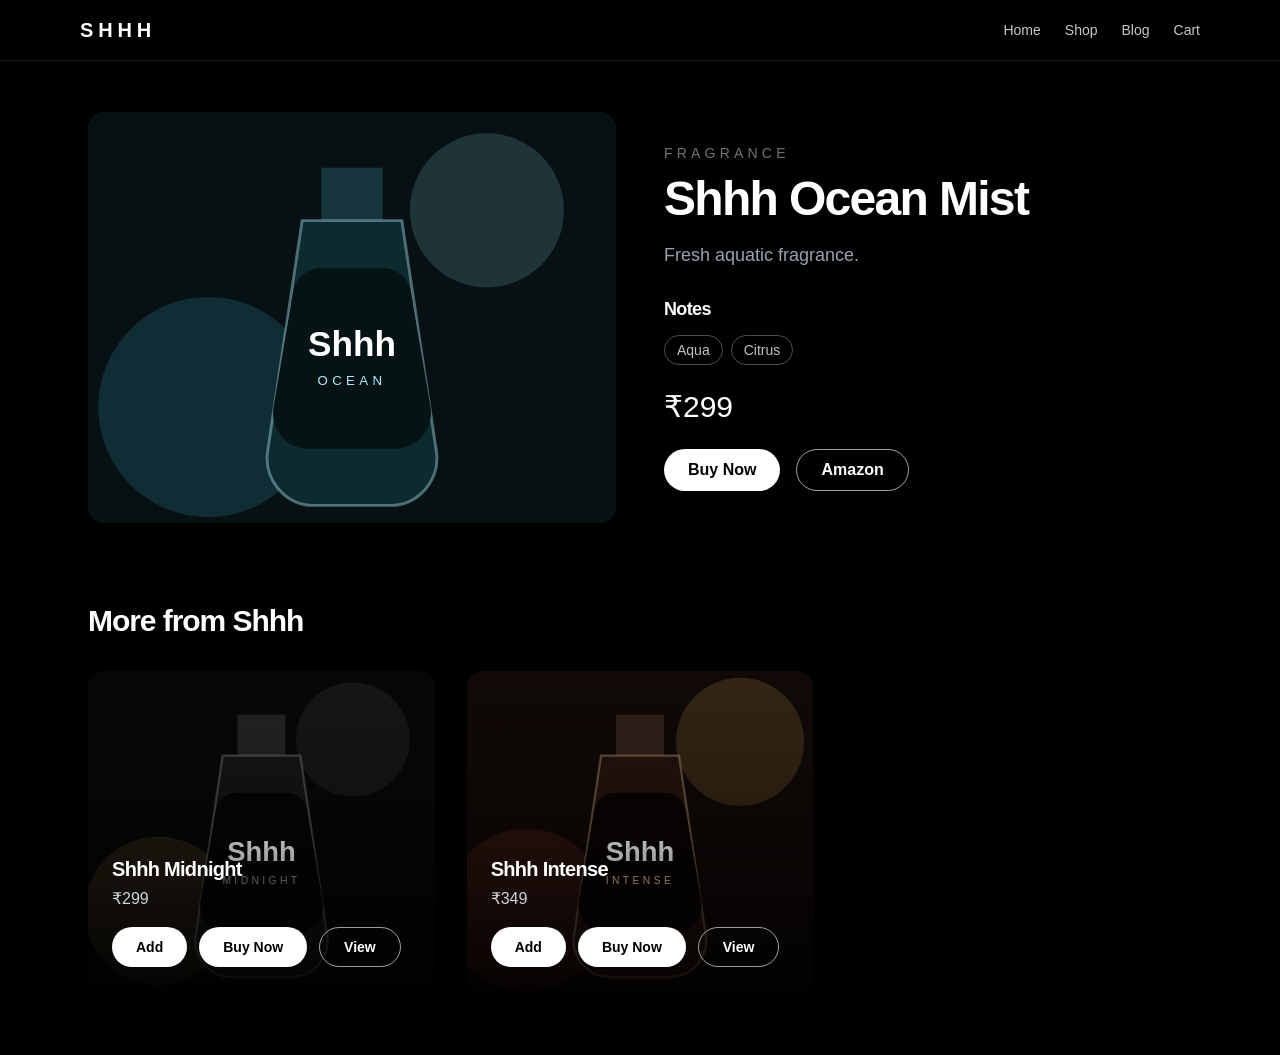
<file: product/shhh-ocean-mist/index.html>
<!DOCTYPE html><!--6dighQOu814S5e0j4SQ6I--><html lang="en"><head><meta charSet="utf-8"/><meta name="viewport" content="width=device-width, initial-scale=1"/><link rel="preload" as="image" href="/images/ocean.svg"/><link rel="preload" as="image" href="/images/midnight.svg"/><link rel="preload" as="image" href="/images/intense.svg"/><link rel="stylesheet" href="/_next/static/css/0b8af8c13d97fa1b.css" data-precedence="next"/><link rel="preload" as="script" fetchPriority="low" href="/_next/static/chunks/webpack-1017649d66d1259f.js"/><script src="/_next/static/chunks/4bd1b696-c023c6e3521b1417.js" async=""></script><script src="/_next/static/chunks/255-64e783496c90356a.js" async=""></script><script src="/_next/static/chunks/main-app-46f81124d0ca1a93.js" async=""></script><script src="/_next/static/chunks/619-ba102abea3e3d0e4.js" async=""></script><script src="/_next/static/chunks/app/layout-1b11d9d84640a831.js" async=""></script><script src="/_next/static/chunks/app/product/%5Bslug%5D/page-fc40352a0ee0cf00.js" async=""></script><title>Shhh Perfume Store</title><meta name="description" content="Premium fragrance store with static checkout links."/><script src="/_next/static/chunks/polyfills-42372ed130431b0a.js" noModule=""></script></head><body><div hidden=""><!--$--><!--/$--></div><nav class="fixed top-0 z-50 w-full border-b border-white/10 bg-black/40 backdrop-blur-md"><div class="mx-auto flex max-w-6xl items-center justify-between px-4 py-4"><a class="text-xl font-bold tracking-[0.24em]" href="/">SHHH</a><div class="flex items-center gap-6 text-sm text-white/78"><a class="relative hover:text-white" href="/">Home</a><a class="relative hover:text-white" href="/shop/">Shop</a><a class="relative hover:text-white" href="/blog/">Blog</a><a class="relative hover:text-white" href="/cart/">Cart</a></div></div></nav><main class="mx-auto max-w-6xl px-6 pb-16 pt-28"><section class="grid gap-12 md:grid-cols-2"><img src="/images/ocean.svg" alt="Shhh Ocean Mist" class="w-full rounded-2xl bg-neutral-950 object-cover"/><div class="self-center"><p class="text-sm uppercase tracking-[0.3em] text-white/45">Fragrance</p><h1 class="mb-4 mt-3 text-4xl md:text-5xl">Shhh Ocean Mist</h1><p class="mb-6 text-lg leading-8 text-gray-400">Fresh aquatic fragrance.</p><div class="mb-6"><h3 class="mb-3 text-lg">Notes</h3><div class="flex flex-wrap gap-2"><span class="rounded-full border border-white/30 px-3 py-1 text-sm text-white/76">Aqua</span><span class="rounded-full border border-white/30 px-3 py-1 text-sm text-white/76">Citrus</span></div></div><p class="mb-6 text-3xl">₹<!-- -->299</p><div class="flex flex-wrap gap-4"><button class="btn btn-primary ">Buy Now</button><a href="https://amazon.in/" class="btn btn-outline">Amazon</a></div></div></section><section class="mt-20"><h2 class="mb-8 text-3xl">More from Shhh</h2><div class="grid gap-8 md:grid-cols-3"><article class="group relative min-h-80 overflow-hidden rounded-2xl bg-neutral-950"><a class="block" href="/product/shhh-midnight/"><img src="/images/midnight.svg" alt="Shhh Midnight" class="h-80 w-full object-cover transition-transform duration-500 group-hover:scale-110"/></a><div class="absolute inset-0 bg-linear-to-t from-black via-black/30 to-transparent opacity-85"></div><div class="absolute inset-x-0 bottom-0 p-6"><h2 class="text-xl">Shhh Midnight</h2><p class="mt-1 text-gray-300">₹<!-- -->299</p><div class="mt-4 flex flex-wrap gap-3"><button class="btn btn-primary px-5 py-2.5 text-sm">Add</button><button class="btn btn-primary px-5 py-2.5 text-sm">Buy Now</button><a class="btn btn-outline px-5 py-2.5 text-sm" href="/product/shhh-midnight/">View</a></div></div></article><article class="group relative min-h-80 overflow-hidden rounded-2xl bg-neutral-950"><a class="block" href="/product/shhh-intense/"><img src="/images/intense.svg" alt="Shhh Intense" class="h-80 w-full object-cover transition-transform duration-500 group-hover:scale-110"/></a><div class="absolute inset-0 bg-linear-to-t from-black via-black/30 to-transparent opacity-85"></div><div class="absolute inset-x-0 bottom-0 p-6"><h2 class="text-xl">Shhh Intense</h2><p class="mt-1 text-gray-300">₹<!-- -->349</p><div class="mt-4 flex flex-wrap gap-3"><button class="btn btn-primary px-5 py-2.5 text-sm">Add</button><button class="btn btn-primary px-5 py-2.5 text-sm">Buy Now</button><a class="btn btn-outline px-5 py-2.5 text-sm" href="/product/shhh-intense/">View</a></div></div></article></div></section></main><!--$--><!--/$--><script src="/_next/static/chunks/webpack-1017649d66d1259f.js" id="_R_" async=""></script><script>(self.__next_f=self.__next_f||[]).push([0])</script><script>self.__next_f.push([1,"1:\"$Sreact.fragment\"\n2:I[3464,[\"619\",\"static/chunks/619-ba102abea3e3d0e4.js\",\"177\",\"static/chunks/app/layout-1b11d9d84640a831.js\"],\"default\"]\n3:I[9766,[],\"\"]\n4:I[8924,[],\"\"]\n6:I[4431,[],\"OutletBoundary\"]\n8:I[5278,[],\"AsyncMetadataOutlet\"]\na:I[4431,[],\"ViewportBoundary\"]\nc:I[4431,[],\"MetadataBoundary\"]\nd:\"$Sreact.suspense\"\nf:I[7150,[],\"\"]\n:HL[\"/_next/static/css/0b8af8c13d97fa1b.css\",\"style\"]\n"])</script><script>self.__next_f.push([1,"0:{\"P\":null,\"b\":\"6dighQOu814S5e0j4SQ6I\",\"p\":\"\",\"c\":[\"\",\"product\",\"shhh-ocean-mist\",\"\"],\"i\":false,\"f\":[[[\"\",{\"children\":[\"product\",{\"children\":[[\"slug\",\"shhh-ocean-mist\",\"d\"],{\"children\":[\"__PAGE__\",{}]}]}]},\"$undefined\",\"$undefined\",true],[\"\",[\"$\",\"$1\",\"c\",{\"children\":[[[\"$\",\"link\",\"0\",{\"rel\":\"stylesheet\",\"href\":\"/_next/static/css/0b8af8c13d97fa1b.css\",\"precedence\":\"next\",\"crossOrigin\":\"$undefined\",\"nonce\":\"$undefined\"}]],[\"$\",\"html\",null,{\"lang\":\"en\",\"children\":[\"$\",\"body\",null,{\"children\":[[\"$\",\"$L2\",null,{}],[\"$\",\"$L3\",null,{\"parallelRouterKey\":\"children\",\"error\":\"$undefined\",\"errorStyles\":\"$undefined\",\"errorScripts\":\"$undefined\",\"template\":[\"$\",\"$L4\",null,{}],\"templateStyles\":\"$undefined\",\"templateScripts\":\"$undefined\",\"notFound\":[[[\"$\",\"title\",null,{\"children\":\"404: This page could not be found.\"}],[\"$\",\"div\",null,{\"style\":{\"fontFamily\":\"system-ui,\\\"Segoe UI\\\",Roboto,Helvetica,Arial,sans-serif,\\\"Apple Color Emoji\\\",\\\"Segoe UI Emoji\\\"\",\"height\":\"100vh\",\"textAlign\":\"center\",\"display\":\"flex\",\"flexDirection\":\"column\",\"alignItems\":\"center\",\"justifyContent\":\"center\"},\"children\":[\"$\",\"div\",null,{\"children\":[[\"$\",\"style\",null,{\"dangerouslySetInnerHTML\":{\"__html\":\"body{color:#000;background:#fff;margin:0}.next-error-h1{border-right:1px solid rgba(0,0,0,.3)}@media (prefers-color-scheme:dark){body{color:#fff;background:#000}.next-error-h1{border-right:1px solid rgba(255,255,255,.3)}}\"}}],[\"$\",\"h1\",null,{\"className\":\"next-error-h1\",\"style\":{\"display\":\"inline-block\",\"margin\":\"0 20px 0 0\",\"padding\":\"0 23px 0 0\",\"fontSize\":24,\"fontWeight\":500,\"verticalAlign\":\"top\",\"lineHeight\":\"49px\"},\"children\":404}],[\"$\",\"div\",null,{\"style\":{\"display\":\"inline-block\"},\"children\":[\"$\",\"h2\",null,{\"style\":{\"fontSize\":14,\"fontWeight\":400,\"lineHeight\":\"49px\",\"margin\":0},\"children\":\"This page could not be found.\"}]}]]}]}]],[]],\"forbidden\":\"$undefined\",\"unauthorized\":\"$undefined\"}]]}]}]]}],{\"children\":[\"product\",[\"$\",\"$1\",\"c\",{\"children\":[null,[\"$\",\"$L3\",null,{\"parallelRouterKey\":\"children\",\"error\":\"$undefined\",\"errorStyles\":\"$undefined\",\"errorScripts\":\"$undefined\",\"template\":[\"$\",\"$L4\",null,{}],\"templateStyles\":\"$undefined\",\"templateScripts\":\"$undefined\",\"notFound\":\"$undefined\",\"forbidden\":\"$undefined\",\"unauthorized\":\"$undefined\"}]]}],{\"children\":[[\"slug\",\"shhh-ocean-mist\",\"d\"],[\"$\",\"$1\",\"c\",{\"children\":[null,[\"$\",\"$L3\",null,{\"parallelRouterKey\":\"children\",\"error\":\"$undefined\",\"errorStyles\":\"$undefined\",\"errorScripts\":\"$undefined\",\"template\":[\"$\",\"$L4\",null,{}],\"templateStyles\":\"$undefined\",\"templateScripts\":\"$undefined\",\"notFound\":\"$undefined\",\"forbidden\":\"$undefined\",\"unauthorized\":\"$undefined\"}]]}],{\"children\":[\"__PAGE__\",[\"$\",\"$1\",\"c\",{\"children\":[\"$L5\",null,[\"$\",\"$L6\",null,{\"children\":[\"$L7\",[\"$\",\"$L8\",null,{\"promise\":\"$@9\"}]]}]]}],{},null,false]},null,false]},null,false]},null,false],[\"$\",\"$1\",\"h\",{\"children\":[null,[[\"$\",\"$La\",null,{\"children\":\"$Lb\"}],null],[\"$\",\"$Lc\",null,{\"children\":[\"$\",\"div\",null,{\"hidden\":true,\"children\":[\"$\",\"$d\",null,{\"fallback\":null,\"children\":\"$Le\"}]}]}]]}],false]],\"m\":\"$undefined\",\"G\":[\"$f\",[]],\"s\":false,\"S\":true}\n"])</script><script>self.__next_f.push([1,"10:I[6689,[\"619\",\"static/chunks/619-ba102abea3e3d0e4.js\",\"490\",\"static/chunks/app/product/%5Bslug%5D/page-fc40352a0ee0cf00.js\"],\"default\"]\n11:I[145,[\"619\",\"static/chunks/619-ba102abea3e3d0e4.js\",\"490\",\"static/chunks/app/product/%5Bslug%5D/page-fc40352a0ee0cf00.js\"],\"default\"]\n"])</script><script>self.__next_f.push([1,"5:[\"$\",\"main\",null,{\"className\":\"mx-auto max-w-6xl px-6 pb-16 pt-28\",\"children\":[[\"$\",\"section\",null,{\"className\":\"grid gap-12 md:grid-cols-2\",\"children\":[[\"$\",\"img\",null,{\"src\":\"/images/ocean.svg\",\"alt\":\"Shhh Ocean Mist\",\"className\":\"w-full rounded-2xl bg-neutral-950 object-cover\"}],[\"$\",\"div\",null,{\"className\":\"self-center\",\"children\":[[\"$\",\"p\",null,{\"className\":\"text-sm uppercase tracking-[0.3em] text-white/45\",\"children\":\"Fragrance\"}],[\"$\",\"h1\",null,{\"className\":\"mb-4 mt-3 text-4xl md:text-5xl\",\"children\":\"Shhh Ocean Mist\"}],[\"$\",\"p\",null,{\"className\":\"mb-6 text-lg leading-8 text-gray-400\",\"children\":\"Fresh aquatic fragrance.\"}],[\"$\",\"div\",null,{\"className\":\"mb-6\",\"children\":[[\"$\",\"h3\",null,{\"className\":\"mb-3 text-lg\",\"children\":\"Notes\"}],[\"$\",\"div\",null,{\"className\":\"flex flex-wrap gap-2\",\"children\":[[\"$\",\"span\",\"Aqua\",{\"className\":\"rounded-full border border-white/30 px-3 py-1 text-sm text-white/76\",\"children\":\"Aqua\"}],[\"$\",\"span\",\"Citrus\",{\"className\":\"rounded-full border border-white/30 px-3 py-1 text-sm text-white/76\",\"children\":\"Citrus\"}]]}]]}],[\"$\",\"p\",null,{\"className\":\"mb-6 text-3xl\",\"children\":[\"₹\",299]}],[\"$\",\"div\",null,{\"className\":\"flex flex-wrap gap-4\",\"children\":[[\"$\",\"$L10\",null,{\"product\":{\"id\":\"ocean\",\"name\":\"Shhh Ocean Mist\",\"slug\":\"shhh-ocean-mist\",\"price\":299,\"image\":\"/images/ocean.svg\",\"description\":\"Fresh aquatic fragrance.\",\"notes\":[\"Aqua\",\"Citrus\"],\"links\":{\"amazon\":\"https://amazon.in/\",\"flipkart\":\"https://flipkart.com/\",\"meesho\":\"https://meesho.com/\",\"ajio\":\"https://ajio.com/\",\"nykaa\":\"https://nykaa.com/\"}}}],[\"$\",\"a\",null,{\"href\":\"https://amazon.in/\",\"className\":\"btn btn-outline\",\"children\":\"Amazon\"}]]}]]}]]}],[\"$\",\"section\",null,{\"className\":\"mt-20\",\"children\":[[\"$\",\"h2\",null,{\"className\":\"mb-8 text-3xl\",\"children\":\"More from Shhh\"}],[\"$\",\"div\",null,{\"className\":\"grid gap-8 md:grid-cols-3\",\"children\":[[\"$\",\"$L11\",\"midnight\",{\"product\":{\"id\":\"midnight\",\"name\":\"Shhh Midnight\",\"slug\":\"shhh-midnight\",\"price\":299,\"image\":\"/images/midnight.svg\",\"description\":\"Dark, bold and mysterious fragrance.\",\"notes\":[\"Woody\",\"Spicy\",\"Musk\"],\"links\":{\"amazon\":\"https://amazon.in/\",\"flipkart\":\"https://flipkart.com/\",\"meesho\":\"https://meesho.com/\",\"ajio\":\"https://ajio.com/\",\"nykaa\":\"https://nykaa.com/\"}}}],[\"$\",\"$L11\",\"intense\",{\"product\":{\"id\":\"intense\",\"name\":\"Shhh Intense\",\"slug\":\"shhh-intense\",\"price\":349,\"image\":\"/images/intense.svg\",\"description\":\"Strong long-lasting fragrance.\",\"notes\":[\"Amber\",\"Leather\"],\"links\":{\"amazon\":\"https://amazon.in/\",\"flipkart\":\"https://flipkart.com/\",\"meesho\":\"https://meesho.com/\",\"ajio\":\"https://ajio.com/\",\"nykaa\":\"https://nykaa.com/\"}}}]]}]]}]]}]\n"])</script><script>self.__next_f.push([1,"b:[[\"$\",\"meta\",\"0\",{\"charSet\":\"utf-8\"}],[\"$\",\"meta\",\"1\",{\"name\":\"viewport\",\"content\":\"width=device-width, initial-scale=1\"}]]\n7:null\n"])</script><script>self.__next_f.push([1,"9:{\"metadata\":[[\"$\",\"title\",\"0\",{\"children\":\"Shhh Perfume Store\"}],[\"$\",\"meta\",\"1\",{\"name\":\"description\",\"content\":\"Premium fragrance store with static checkout links.\"}]],\"error\":null,\"digest\":\"$undefined\"}\n"])</script><script>self.__next_f.push([1,"e:\"$9:metadata\"\n"])</script></body></html>
</file>
<file: _next/static/css/0b8af8c13d97fa1b.css>
/*! tailwindcss v4.3.2 | MIT License | https://tailwindcss.com */@layer properties{@supports (((-webkit-hyphens:none)) and (not (margin-trim:inline))) or ((-moz-orient:inline) and (not (color:rgb(from red r g b)))){*,::backdrop,:after,:before{--tw-border-style:solid;--tw-gradient-position:initial;--tw-gradient-from:#0000;--tw-gradient-via:#0000;--tw-gradient-to:#0000;--tw-gradient-stops:initial;--tw-gradient-via-stops:initial;--tw-gradient-from-position:0%;--tw-gradient-via-position:50%;--tw-gradient-to-position:100%;--tw-leading:initial;--tw-font-weight:initial;--tw-tracking:initial;--tw-shadow:0 0 #0000;--tw-shadow-color:initial;--tw-shadow-alpha:100%;--tw-inset-shadow:0 0 #0000;--tw-inset-shadow-color:initial;--tw-inset-shadow-alpha:100%;--tw-ring-color:initial;--tw-ring-shadow:0 0 #0000;--tw-inset-ring-color:initial;--tw-inset-ring-shadow:0 0 #0000;--tw-ring-inset:initial;--tw-ring-offset-width:0px;--tw-ring-offset-color:#fff;--tw-ring-offset-shadow:0 0 #0000;--tw-blur:initial;--tw-brightness:initial;--tw-contrast:initial;--tw-grayscale:initial;--tw-hue-rotate:initial;--tw-invert:initial;--tw-opacity:initial;--tw-saturate:initial;--tw-sepia:initial;--tw-drop-shadow:initial;--tw-drop-shadow-color:initial;--tw-drop-shadow-alpha:100%;--tw-drop-shadow-size:initial;--tw-backdrop-blur:initial;--tw-backdrop-brightness:initial;--tw-backdrop-contrast:initial;--tw-backdrop-grayscale:initial;--tw-backdrop-hue-rotate:initial;--tw-backdrop-invert:initial;--tw-backdrop-opacity:initial;--tw-backdrop-saturate:initial;--tw-backdrop-sepia:initial;--tw-duration:initial;--tw-scale-x:1;--tw-scale-y:1;--tw-scale-z:1}}}@layer theme{:host,:root{--font-sans:ui-sans-serif,system-ui,sans-serif,"Apple Color Emoji","Segoe UI Emoji","Segoe UI Symbol","Noto Color Emoji";--font-mono:ui-monospace,SFMono-Regular,Menlo,Monaco,Consolas,"Liberation Mono","Courier New",monospace;--color-gray-300:oklch(87.2% .01 258.338);--color-gray-400:oklch(70.7% .022 261.325);--color-neutral-950:oklch(14.5% 0 0);--color-black:#000;--color-white:#fff;--spacing:.25rem;--container-sm:24rem;--container-xl:36rem;--container-3xl:48rem;--container-4xl:56rem;--container-5xl:64rem;--container-6xl:72rem;--text-sm:.875rem;--text-sm--line-height:calc(1.25 / .875);--text-lg:1.125rem;--text-lg--line-height:calc(1.75 / 1.125);--text-xl:1.25rem;--text-xl--line-height:calc(1.75 / 1.25);--text-2xl:1.5rem;--text-2xl--line-height:calc(2 / 1.5);--text-3xl:1.875rem;--text-3xl--line-height:calc(2.25 / 1.875);--text-4xl:2.25rem;--text-4xl--line-height:calc(2.5 / 2.25);--text-5xl:3rem;--text-5xl--line-height:1;--text-6xl:3.75rem;--text-6xl--line-height:1;--text-8xl:6rem;--text-8xl--line-height:1;--font-weight-semibold:600;--font-weight-bold:700;--radius-xl:.75rem;--radius-2xl:1rem;--animate-pulse:pulse 2s cubic-bezier(.4,0,.6,1) infinite;--blur-sm:8px;--blur-md:12px;--default-transition-duration:.15s;--default-transition-timing-function:cubic-bezier(.4,0,.2,1);--default-font-family:var(--font-sans);--default-mono-font-family:var(--font-mono)}}@layer base{*,::backdrop,:after,:before{box-sizing:border-box;border:0 solid;margin:0;padding:0}::file-selector-button{box-sizing:border-box;border:0 solid;margin:0;padding:0}:host,html{-webkit-text-size-adjust:100%;tab-size:4;line-height:1.5;font-family:var(--default-font-family,ui-sans-serif,system-ui,sans-serif,"Apple Color Emoji","Segoe UI Emoji","Segoe UI Symbol","Noto Color Emoji");font-feature-settings:var(--default-font-feature-settings,normal);font-variation-settings:var(--default-font-variation-settings,normal);-webkit-tap-highlight-color:transparent}hr{height:0;color:inherit;border-top-width:1px}abbr:where([title]){-webkit-text-decoration:underline dotted;text-decoration:underline dotted}h1,h2,h3,h4,h5,h6{font-size:inherit;font-weight:inherit}a{color:inherit;-webkit-text-decoration:inherit;text-decoration:inherit}b,strong{font-weight:bolder}code,kbd,pre,samp{font-family:var(--default-mono-font-family,ui-monospace,SFMono-Regular,Menlo,Monaco,Consolas,"Liberation Mono","Courier New",monospace);font-feature-settings:var(--default-mono-font-feature-settings,normal);font-variation-settings:var(--default-mono-font-variation-settings,normal);font-size:1em}small{font-size:80%}sub,sup{vertical-align:baseline;font-size:75%;line-height:0;position:relative}sub{bottom:-.25em}sup{top:-.5em}table{text-indent:0;border-color:inherit;border-collapse:collapse}:-moz-focusring{outline:auto}progress{vertical-align:baseline}summary{display:list-item}menu,ol,ul{list-style:none}audio,canvas,embed,iframe,img,object,svg,video{vertical-align:middle;display:block}img,video{max-width:100%;height:auto}button,input,optgroup,select,textarea{font:inherit;font-feature-settings:inherit;font-variation-settings:inherit;letter-spacing:inherit;color:inherit;opacity:1;background-color:#0000;border-radius:0}::file-selector-button{font:inherit;font-feature-settings:inherit;font-variation-settings:inherit;letter-spacing:inherit;color:inherit;opacity:1;background-color:#0000;border-radius:0}:where(select:is([multiple],[size])) optgroup{font-weight:bolder}:where(select:is([multiple],[size])) optgroup option{padding-inline-start:20px}::file-selector-button{margin-inline-end:4px}::placeholder{opacity:1}@supports (not ((-webkit-appearance:-apple-pay-button))) or (contain-intrinsic-size:1px){::placeholder{color:currentColor}@supports (color:color-mix(in lab,red,red)){::placeholder{color:color-mix(in oklab,currentcolor 50%,transparent)}}}textarea{resize:vertical}::-webkit-search-decoration{-webkit-appearance:none}::-webkit-date-and-time-value{min-height:1lh;text-align:inherit}::-webkit-datetime-edit{display:inline-flex}::-webkit-datetime-edit-fields-wrapper{padding:0}::-webkit-datetime-edit,::-webkit-datetime-edit-year-field{padding-block:0}::-webkit-datetime-edit-day-field,::-webkit-datetime-edit-month-field{padding-block:0}::-webkit-datetime-edit-hour-field,::-webkit-datetime-edit-minute-field{padding-block:0}::-webkit-datetime-edit-millisecond-field,::-webkit-datetime-edit-second-field{padding-block:0}::-webkit-datetime-edit-meridiem-field{padding-block:0}::-webkit-calendar-picker-indicator{line-height:1}:-moz-ui-invalid{box-shadow:none}button,input:where([type=button],[type=reset],[type=submit]){appearance:button}::file-selector-button{appearance:button}::-webkit-inner-spin-button,::-webkit-outer-spin-button{height:auto}[hidden]:where(:not([hidden=until-found])){display:none!important}}@layer components;@layer utilities{.absolute{position:absolute}.fixed{position:fixed}.relative{position:relative}.static{position:static}.inset-0{inset:0}.inset-x-0{inset-inline:0}.top-0{top:0}.bottom-0{bottom:0}.z-10{z-index:10}.z-50{z-index:50}.z-80{z-index:80}.mx-auto{margin-inline:auto}.mt-1{margin-top:var(--spacing)}.mt-3{margin-top:calc(var(--spacing) * 3)}.mt-4{margin-top:calc(var(--spacing) * 4)}.mt-6{margin-top:calc(var(--spacing) * 6)}.mt-8{margin-top:calc(var(--spacing) * 8)}.mt-20{margin-top:calc(var(--spacing) * 20)}.mb-2{margin-bottom:calc(var(--spacing) * 2)}.mb-3{margin-bottom:calc(var(--spacing) * 3)}.mb-4{margin-bottom:calc(var(--spacing) * 4)}.mb-5{margin-bottom:calc(var(--spacing) * 5)}.mb-6{margin-bottom:calc(var(--spacing) * 6)}.mb-8{margin-bottom:calc(var(--spacing) * 8)}.mb-10{margin-bottom:calc(var(--spacing) * 10)}.mb-12{margin-bottom:calc(var(--spacing) * 12)}.ml-2{margin-left:calc(var(--spacing) * 2)}.block{display:block}.flex{display:flex}.grid{display:grid}.hidden{display:none}.inline-flex{display:inline-flex}.aspect-16\/10{aspect-ratio:16/10}.aspect-\[16\/9\]{aspect-ratio:16/9}.h-6{height:calc(var(--spacing) * 6)}.h-80{height:calc(var(--spacing) * 80)}.h-full{height:100%}.min-h-80{min-height:calc(var(--spacing) * 80)}.min-h-screen{min-height:100vh}.w-full{width:100%}.max-w-3xl{max-width:var(--container-3xl)}.max-w-4xl{max-width:var(--container-4xl)}.max-w-5xl{max-width:var(--container-5xl)}.max-w-6xl{max-width:var(--container-6xl)}.max-w-sm{max-width:var(--container-sm)}.max-w-xl{max-width:var(--container-xl)}.min-w-\[1\.4rem\]{min-width:1.4rem}.animate-pulse{animation:var(--animate-pulse)}.flex-col{flex-direction:column}.flex-wrap{flex-wrap:wrap}.items-center{align-items:center}.items-end{align-items:flex-end}.justify-between{justify-content:space-between}.justify-center{justify-content:center}.gap-2{gap:calc(var(--spacing) * 2)}.gap-3{gap:calc(var(--spacing) * 3)}.gap-4{gap:calc(var(--spacing) * 4)}.gap-6{gap:calc(var(--spacing) * 6)}.gap-8{gap:calc(var(--spacing) * 8)}.gap-10{gap:calc(var(--spacing) * 10)}.gap-12{gap:calc(var(--spacing) * 12)}.self-center{align-self:center}.overflow-hidden{overflow:hidden}.rounded-2xl{border-radius:var(--radius-2xl)}.rounded-full{border-radius:3.40282e+38px}.rounded-xl{border-radius:var(--radius-xl)}.border{border-style:var(--tw-border-style);border-width:1px}.border-b{border-bottom-style:var(--tw-border-style);border-bottom-width:1px}.border-white\/10{border-color:#ffffff1a}@supports (color:color-mix(in lab,red,red)){.border-white\/10{border-color:color-mix(in oklab,var(--color-white) 10%,transparent)}}.border-white\/14{border-color:#ffffff24}@supports (color:color-mix(in lab,red,red)){.border-white\/14{border-color:color-mix(in oklab,var(--color-white) 14%,transparent)}}.border-white\/20{border-color:#fff3}@supports (color:color-mix(in lab,red,red)){.border-white\/20{border-color:color-mix(in oklab,var(--color-white) 20%,transparent)}}.border-white\/30{border-color:#ffffff4d}@supports (color:color-mix(in lab,red,red)){.border-white\/30{border-color:color-mix(in oklab,var(--color-white) 30%,transparent)}}.bg-black{background-color:var(--color-black)}.bg-black\/40{background-color:#0006}@supports (color:color-mix(in lab,red,red)){.bg-black\/40{background-color:color-mix(in oklab,var(--color-black) 40%,transparent)}}.bg-black\/75{background-color:#000000bf}@supports (color:color-mix(in lab,red,red)){.bg-black\/75{background-color:color-mix(in oklab,var(--color-black) 75%,transparent)}}.bg-neutral-950{background-color:var(--color-neutral-950)}.bg-white{background-color:var(--color-white)}.bg-linear-to-t{--tw-gradient-position:to top}@supports (background-image:linear-gradient(in lab,red,red)){.bg-linear-to-t{--tw-gradient-position:to top in oklab}}.bg-linear-to-t{background-image:linear-gradient(var(--tw-gradient-stops))}.bg-\[radial-gradient\(circle_at_center\,rgba\(255\,255\,255\,0\.08\)_0\%\,rgba\(0\,0\,0\,0\.82\)_48\%\,\#000_78\%\)\]{background-image:radial-gradient(circle,#ffffff14 0,#000000d1 48%,#000 78%)}.from-black{--tw-gradient-from:var(--color-black);--tw-gradient-stops:var(--tw-gradient-via-stops,var(--tw-gradient-position),var(--tw-gradient-from) var(--tw-gradient-from-position),var(--tw-gradient-to) var(--tw-gradient-to-position))}.via-black\/30{--tw-gradient-via:#0000004d}@supports (color:color-mix(in lab,red,red)){.via-black\/30{--tw-gradient-via:color-mix(in oklab,var(--color-black) 30%,transparent)}}.via-black\/30{--tw-gradient-via-stops:var(--tw-gradient-position),var(--tw-gradient-from) var(--tw-gradient-from-position),var(--tw-gradient-via) var(--tw-gradient-via-position),var(--tw-gradient-to) var(--tw-gradient-to-position);--tw-gradient-stops:var(--tw-gradient-via-stops)}.to-transparent{--tw-gradient-to:transparent;--tw-gradient-stops:var(--tw-gradient-via-stops,var(--tw-gradient-position),var(--tw-gradient-from) var(--tw-gradient-from-position),var(--tw-gradient-to) var(--tw-gradient-to-position))}.object-cover{object-fit:cover}.p-6{padding:calc(var(--spacing) * 6)}.p-8{padding:calc(var(--spacing) * 8)}.px-2{padding-inline:calc(var(--spacing) * 2)}.px-3{padding-inline:calc(var(--spacing) * 3)}.px-4{padding-inline:calc(var(--spacing) * 4)}.px-5{padding-inline:calc(var(--spacing) * 5)}.px-6{padding-inline:calc(var(--spacing) * 6)}.py-1{padding-block:var(--spacing)}.py-2{padding-block:calc(var(--spacing) * 2)}.py-2\.5{padding-block:calc(var(--spacing) * 2.5)}.py-4{padding-block:calc(var(--spacing) * 4)}.py-20{padding-block:calc(var(--spacing) * 20)}.py-24{padding-block:calc(var(--spacing) * 24)}.pt-28{padding-top:calc(var(--spacing) * 28)}.pb-16{padding-bottom:calc(var(--spacing) * 16)}.text-center{text-align:center}.text-right{text-align:right}.text-2xl{font-size:var(--text-2xl);line-height:var(--tw-leading,var(--text-2xl--line-height))}.text-3xl{font-size:var(--text-3xl);line-height:var(--tw-leading,var(--text-3xl--line-height))}.text-4xl{font-size:var(--text-4xl);line-height:var(--tw-leading,var(--text-4xl--line-height))}.text-5xl{font-size:var(--text-5xl);line-height:var(--tw-leading,var(--text-5xl--line-height))}.text-6xl{font-size:var(--text-6xl);line-height:var(--tw-leading,var(--text-6xl--line-height))}.text-lg{font-size:var(--text-lg);line-height:var(--tw-leading,var(--text-lg--line-height))}.text-sm{font-size:var(--text-sm);line-height:var(--tw-leading,var(--text-sm--line-height))}.text-xl{font-size:var(--text-xl);line-height:var(--tw-leading,var(--text-xl--line-height))}.text-\[0\.65rem\]{font-size:.65rem}.leading-8{--tw-leading:calc(var(--spacing) * 8);line-height:calc(var(--spacing) * 8)}.leading-none{--tw-leading:1;line-height:1}.font-bold{--tw-font-weight:var(--font-weight-bold);font-weight:var(--font-weight-bold)}.font-semibold{--tw-font-weight:var(--font-weight-semibold);font-weight:var(--font-weight-semibold)}.tracking-\[0\.3em\]{--tw-tracking:.3em;letter-spacing:.3em}.tracking-\[0\.24em\]{--tw-tracking:.24em;letter-spacing:.24em}.tracking-\[0\.38em\]{--tw-tracking:.38em;letter-spacing:.38em}.text-black{color:var(--color-black)}.text-gray-300{color:var(--color-gray-300)}.text-gray-400{color:var(--color-gray-400)}.text-white\/35{color:#ffffff59}@supports (color:color-mix(in lab,red,red)){.text-white\/35{color:color-mix(in oklab,var(--color-white) 35%,transparent)}}.text-white\/42{color:#ffffff6b}@supports (color:color-mix(in lab,red,red)){.text-white\/42{color:color-mix(in oklab,var(--color-white) 42%,transparent)}}.text-white\/45{color:#ffffff73}@supports (color:color-mix(in lab,red,red)){.text-white\/45{color:color-mix(in oklab,var(--color-white) 45%,transparent)}}.text-white\/70{color:#ffffffb3}@supports (color:color-mix(in lab,red,red)){.text-white\/70{color:color-mix(in oklab,var(--color-white) 70%,transparent)}}.text-white\/76{color:#ffffffc2}@supports (color:color-mix(in lab,red,red)){.text-white\/76{color:color-mix(in oklab,var(--color-white) 76%,transparent)}}.text-white\/78{color:#ffffffc7}@supports (color:color-mix(in lab,red,red)){.text-white\/78{color:color-mix(in oklab,var(--color-white) 78%,transparent)}}.uppercase{text-transform:uppercase}.opacity-24{opacity:.24}.opacity-85{opacity:.85}.shadow-sm{--tw-shadow:0 1px 3px 0 var(--tw-shadow-color,#0000001a),0 1px 2px -1px var(--tw-shadow-color,#0000001a)}.ring-1,.shadow-sm{box-shadow:var(--tw-inset-shadow),var(--tw-inset-ring-shadow),var(--tw-ring-offset-shadow),var(--tw-ring-shadow),var(--tw-shadow)}.ring-1{--tw-ring-shadow:var(--tw-ring-inset,) 0 0 0 calc(1px + var(--tw-ring-offset-width)) var(--tw-ring-color,currentcolor)}.ring-white\/80{--tw-ring-color:#fffc}@supports (color:color-mix(in lab,red,red)){.ring-white\/80{--tw-ring-color:color-mix(in oklab,var(--color-white) 80%,transparent)}}.filter{filter:var(--tw-blur,) var(--tw-brightness,) var(--tw-contrast,) var(--tw-grayscale,) var(--tw-hue-rotate,) var(--tw-invert,) var(--tw-saturate,) var(--tw-sepia,) var(--tw-drop-shadow,)}.backdrop-blur-md{--tw-backdrop-blur:blur(var(--blur-md))}.backdrop-blur-md,.backdrop-blur-sm{-webkit-backdrop-filter:var(--tw-backdrop-blur,) var(--tw-backdrop-brightness,) var(--tw-backdrop-contrast,) var(--tw-backdrop-grayscale,) var(--tw-backdrop-hue-rotate,) var(--tw-backdrop-invert,) var(--tw-backdrop-opacity,) var(--tw-backdrop-saturate,) var(--tw-backdrop-sepia,);backdrop-filter:var(--tw-backdrop-blur,) var(--tw-backdrop-brightness,) var(--tw-backdrop-contrast,) var(--tw-backdrop-grayscale,) var(--tw-backdrop-hue-rotate,) var(--tw-backdrop-invert,) var(--tw-backdrop-opacity,) var(--tw-backdrop-saturate,) var(--tw-backdrop-sepia,)}.backdrop-blur-sm{--tw-backdrop-blur:blur(var(--blur-sm))}.transition{transition-property:color,background-color,border-color,outline-color,text-decoration-color,fill,stroke,--tw-gradient-from,--tw-gradient-via,--tw-gradient-to,opacity,box-shadow,transform,translate,scale,rotate,filter,-webkit-backdrop-filter,backdrop-filter,display,content-visibility,overlay,pointer-events;transition-timing-function:var(--tw-ease,var(--default-transition-timing-function));transition-duration:var(--tw-duration,var(--default-transition-duration))}.transition-transform{transition-property:transform,translate,scale,rotate;transition-timing-function:var(--tw-ease,var(--default-transition-timing-function));transition-duration:var(--tw-duration,var(--default-transition-duration))}.duration-300{--tw-duration:.3s;transition-duration:.3s}.duration-500{--tw-duration:.5s;transition-duration:.5s}@media (hover:hover){.group-hover\:scale-110:is(:where(.group):hover *){--tw-scale-x:110%;--tw-scale-y:110%;--tw-scale-z:110%;scale:var(--tw-scale-x) var(--tw-scale-y)}.group-hover\:opacity-80:is(:where(.group):hover *){opacity:.8}.hover\:text-white:hover{color:var(--color-white)}}@media (min-width:48rem){.md\:grid-cols-2{grid-template-columns:repeat(2,minmax(0,1fr))}.md\:grid-cols-3{grid-template-columns:repeat(3,minmax(0,1fr))}.md\:grid-cols-\[1fr_auto_auto_auto\]{grid-template-columns:1fr auto auto auto}.md\:flex-row{flex-direction:row}.md\:items-center{align-items:center}.md\:text-5xl{font-size:var(--text-5xl);line-height:var(--tw-leading,var(--text-5xl--line-height))}.md\:text-8xl{font-size:var(--text-8xl);line-height:var(--tw-leading,var(--text-8xl--line-height))}}}:root{color-scheme:dark}html{scroll-behavior:smooth}*{box-sizing:border-box}body{color:#fff;-webkit-font-smoothing:antialiased;text-rendering:optimizelegibility;background:#000;margin:0;font-family:Arial,Helvetica,sans-serif}a{color:inherit;text-decoration:none}h1,h2,h3{letter-spacing:-.035em;font-weight:600}a,button{cursor:pointer;transition:border-color .3s,background .3s,color .3s,opacity .3s,transform .3s}.btn:hover,a:hover,button:hover{transform:translateY(-1px)}.btn{cursor:pointer;border-radius:9999px;justify-content:center;align-items:center;padding:.75rem 1.5rem;font-weight:600;line-height:1;transition:border-color .3s,background .3s,color .3s,transform .3s;display:inline-flex}.btn-primary{color:#000;background:#fff}.btn-primary:hover{color:#000;background:#f3f3f3}.btn-outline{color:#fff;border:1px solid #ffffff9e}.btn-outline:hover{color:#000;background:#fff;border-color:#fffffff2}.prose-shhh p{color:#d7d7d7;line-height:1.8}.prose-shhh a{color:#fff;text-underline-offset:4px;text-decoration:underline}.glow{box-shadow:0 0 40px #ffffff1a}@property --tw-border-style{syntax:"*";inherits:false;initial-value:solid}@property --tw-gradient-position{syntax:"*";inherits:false}@property --tw-gradient-from{syntax:"<color>";inherits:false;initial-value:#0000}@property --tw-gradient-via{syntax:"<color>";inherits:false;initial-value:#0000}@property --tw-gradient-to{syntax:"<color>";inherits:false;initial-value:#0000}@property --tw-gradient-stops{syntax:"*";inherits:false}@property --tw-gradient-via-stops{syntax:"*";inherits:false}@property --tw-gradient-from-position{syntax:"<length-percentage>";inherits:false;initial-value:0}@property --tw-gradient-via-position{syntax:"<length-percentage>";inherits:false;initial-value:50%}@property --tw-gradient-to-position{syntax:"<length-percentage>";inherits:false;initial-value:100%}@property --tw-leading{syntax:"*";inherits:false}@property --tw-font-weight{syntax:"*";inherits:false}@property --tw-tracking{syntax:"*";inherits:false}@property --tw-shadow{syntax:"*";inherits:false;initial-value:0 0 #0000}@property --tw-shadow-color{syntax:"*";inherits:false}@property --tw-shadow-alpha{syntax:"<percentage>";inherits:false;initial-value:100%}@property --tw-inset-shadow{syntax:"*";inherits:false;initial-value:0 0 #0000}@property --tw-inset-shadow-color{syntax:"*";inherits:false}@property --tw-inset-shadow-alpha{syntax:"<percentage>";inherits:false;initial-value:100%}@property --tw-ring-color{syntax:"*";inherits:false}@property --tw-ring-shadow{syntax:"*";inherits:false;initial-value:0 0 #0000}@property --tw-inset-ring-color{syntax:"*";inherits:false}@property --tw-inset-ring-shadow{syntax:"*";inherits:false;initial-value:0 0 #0000}@property --tw-ring-inset{syntax:"*";inherits:false}@property --tw-ring-offset-width{syntax:"<length>";inherits:false;initial-value:0}@property --tw-ring-offset-color{syntax:"*";inherits:false;initial-value:#fff}@property --tw-ring-offset-shadow{syntax:"*";inherits:false;initial-value:0 0 #0000}@property --tw-blur{syntax:"*";inherits:false}@property --tw-brightness{syntax:"*";inherits:false}@property --tw-contrast{syntax:"*";inherits:false}@property --tw-grayscale{syntax:"*";inherits:false}@property --tw-hue-rotate{syntax:"*";inherits:false}@property --tw-invert{syntax:"*";inherits:false}@property --tw-opacity{syntax:"*";inherits:false}@property --tw-saturate{syntax:"*";inherits:false}@property --tw-sepia{syntax:"*";inherits:false}@property --tw-drop-shadow{syntax:"*";inherits:false}@property --tw-drop-shadow-color{syntax:"*";inherits:false}@property --tw-drop-shadow-alpha{syntax:"<percentage>";inherits:false;initial-value:100%}@property --tw-drop-shadow-size{syntax:"*";inherits:false}@property --tw-backdrop-blur{syntax:"*";inherits:false}@property --tw-backdrop-brightness{syntax:"*";inherits:false}@property --tw-backdrop-contrast{syntax:"*";inherits:false}@property --tw-backdrop-grayscale{syntax:"*";inherits:false}@property --tw-backdrop-hue-rotate{syntax:"*";inherits:false}@property --tw-backdrop-invert{syntax:"*";inherits:false}@property --tw-backdrop-opacity{syntax:"*";inherits:false}@property --tw-backdrop-saturate{syntax:"*";inherits:false}@property --tw-backdrop-sepia{syntax:"*";inherits:false}@property --tw-duration{syntax:"*";inherits:false}@property --tw-scale-x{syntax:"*";inherits:false;initial-value:1}@property --tw-scale-y{syntax:"*";inherits:false;initial-value:1}@property --tw-scale-z{syntax:"*";inherits:false;initial-value:1}@keyframes pulse{50%{opacity:.5}}
</file>
